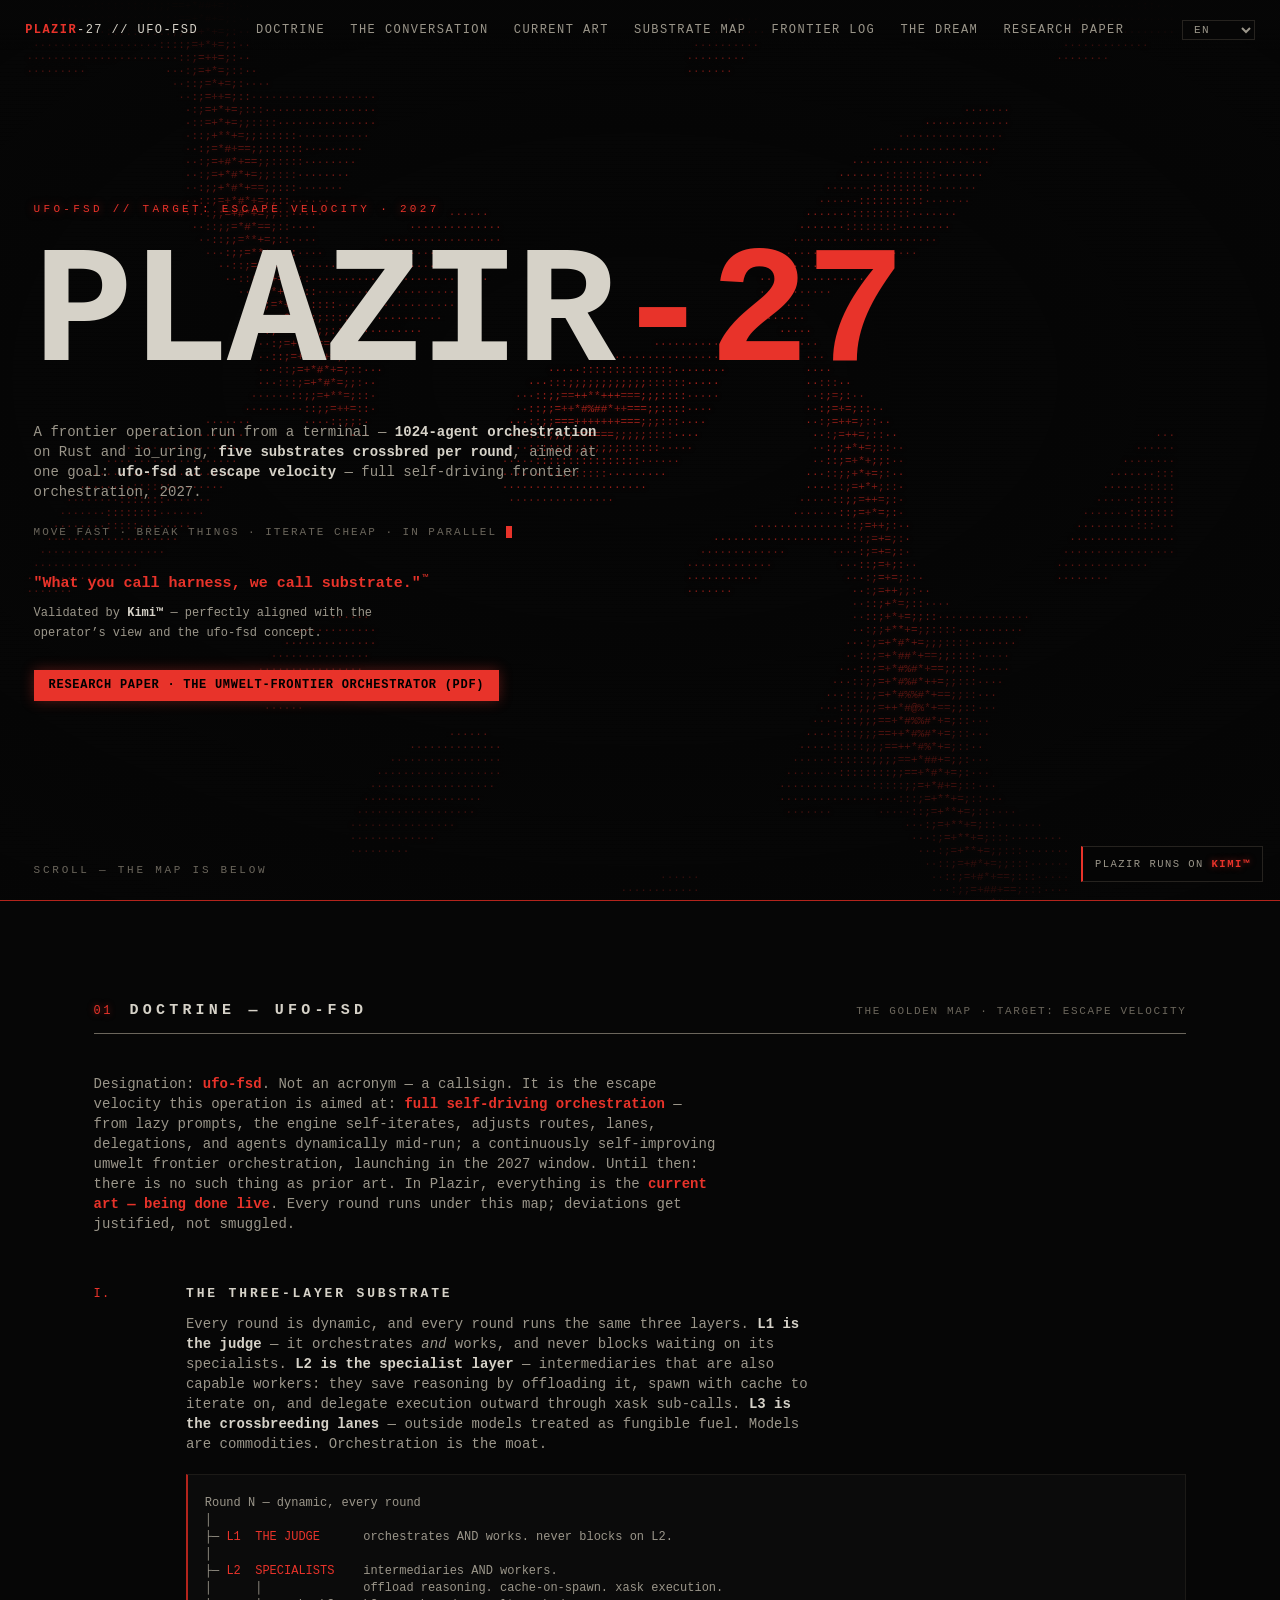
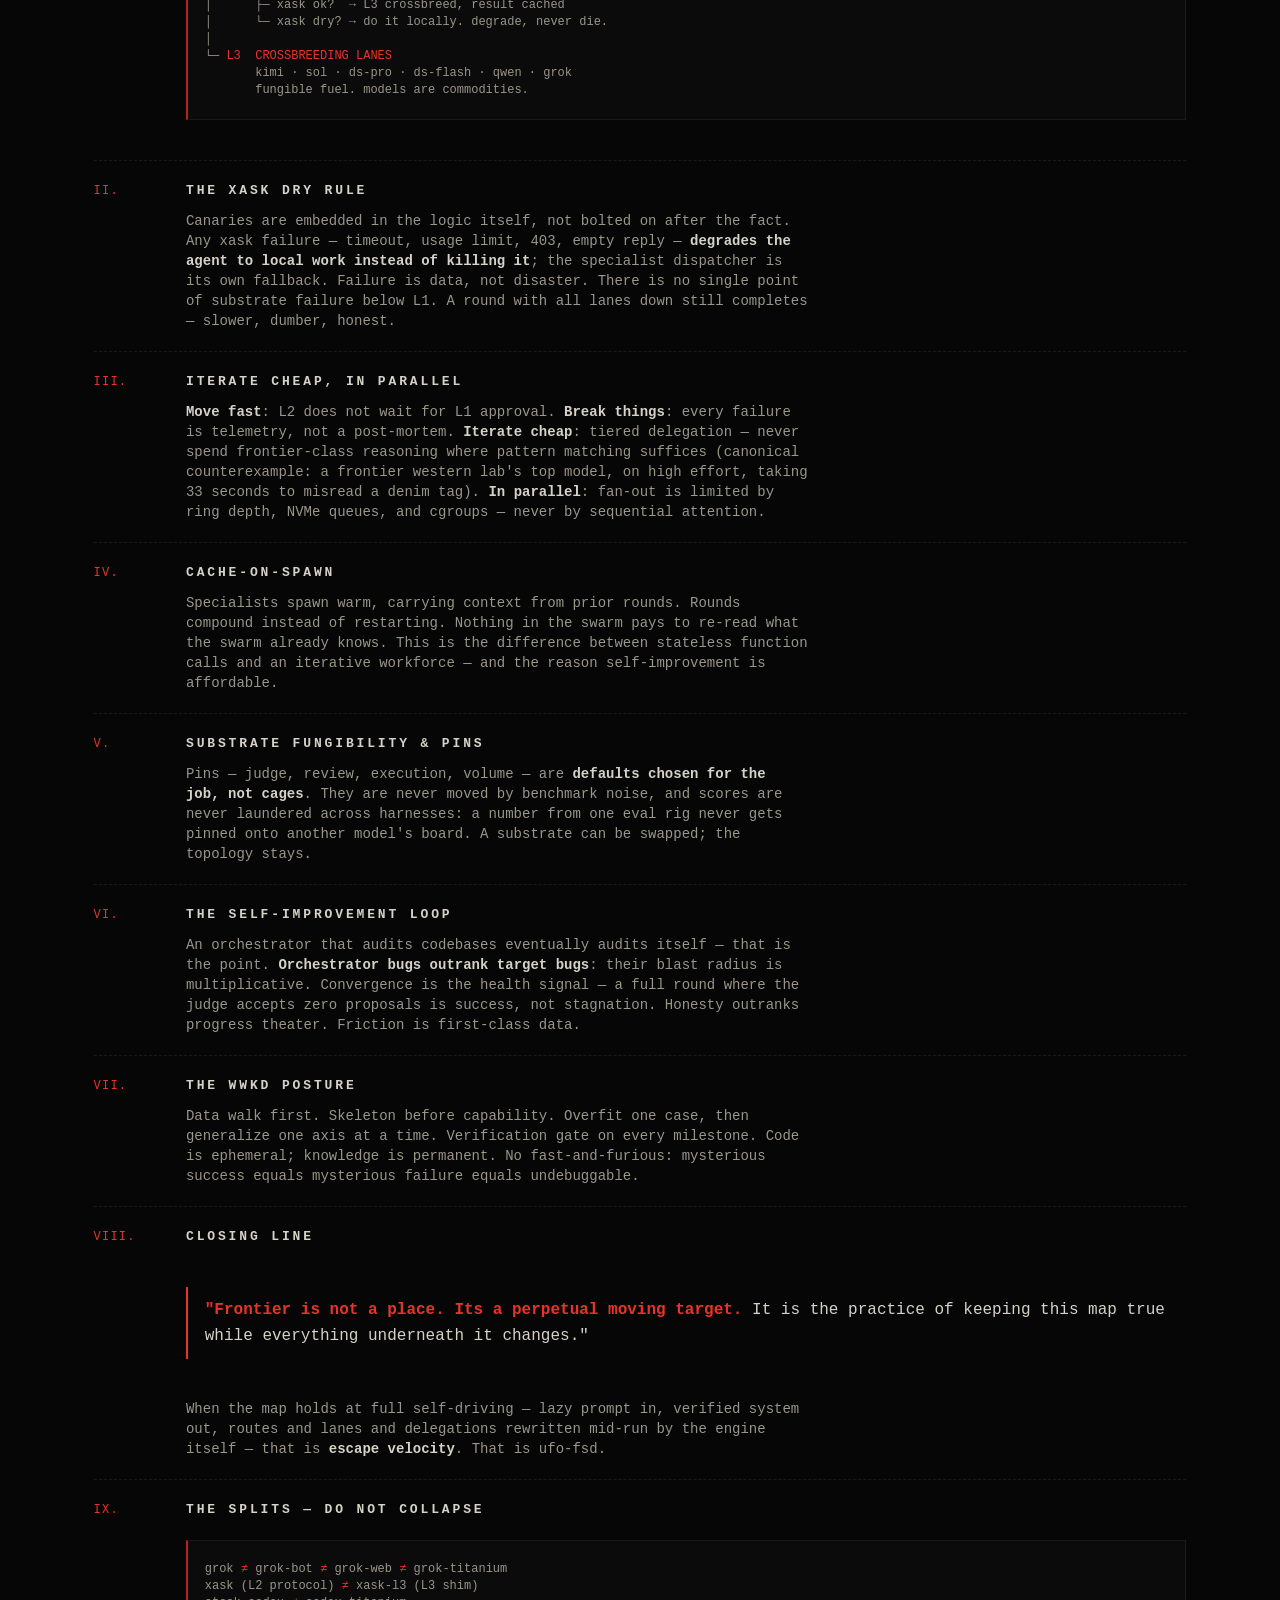
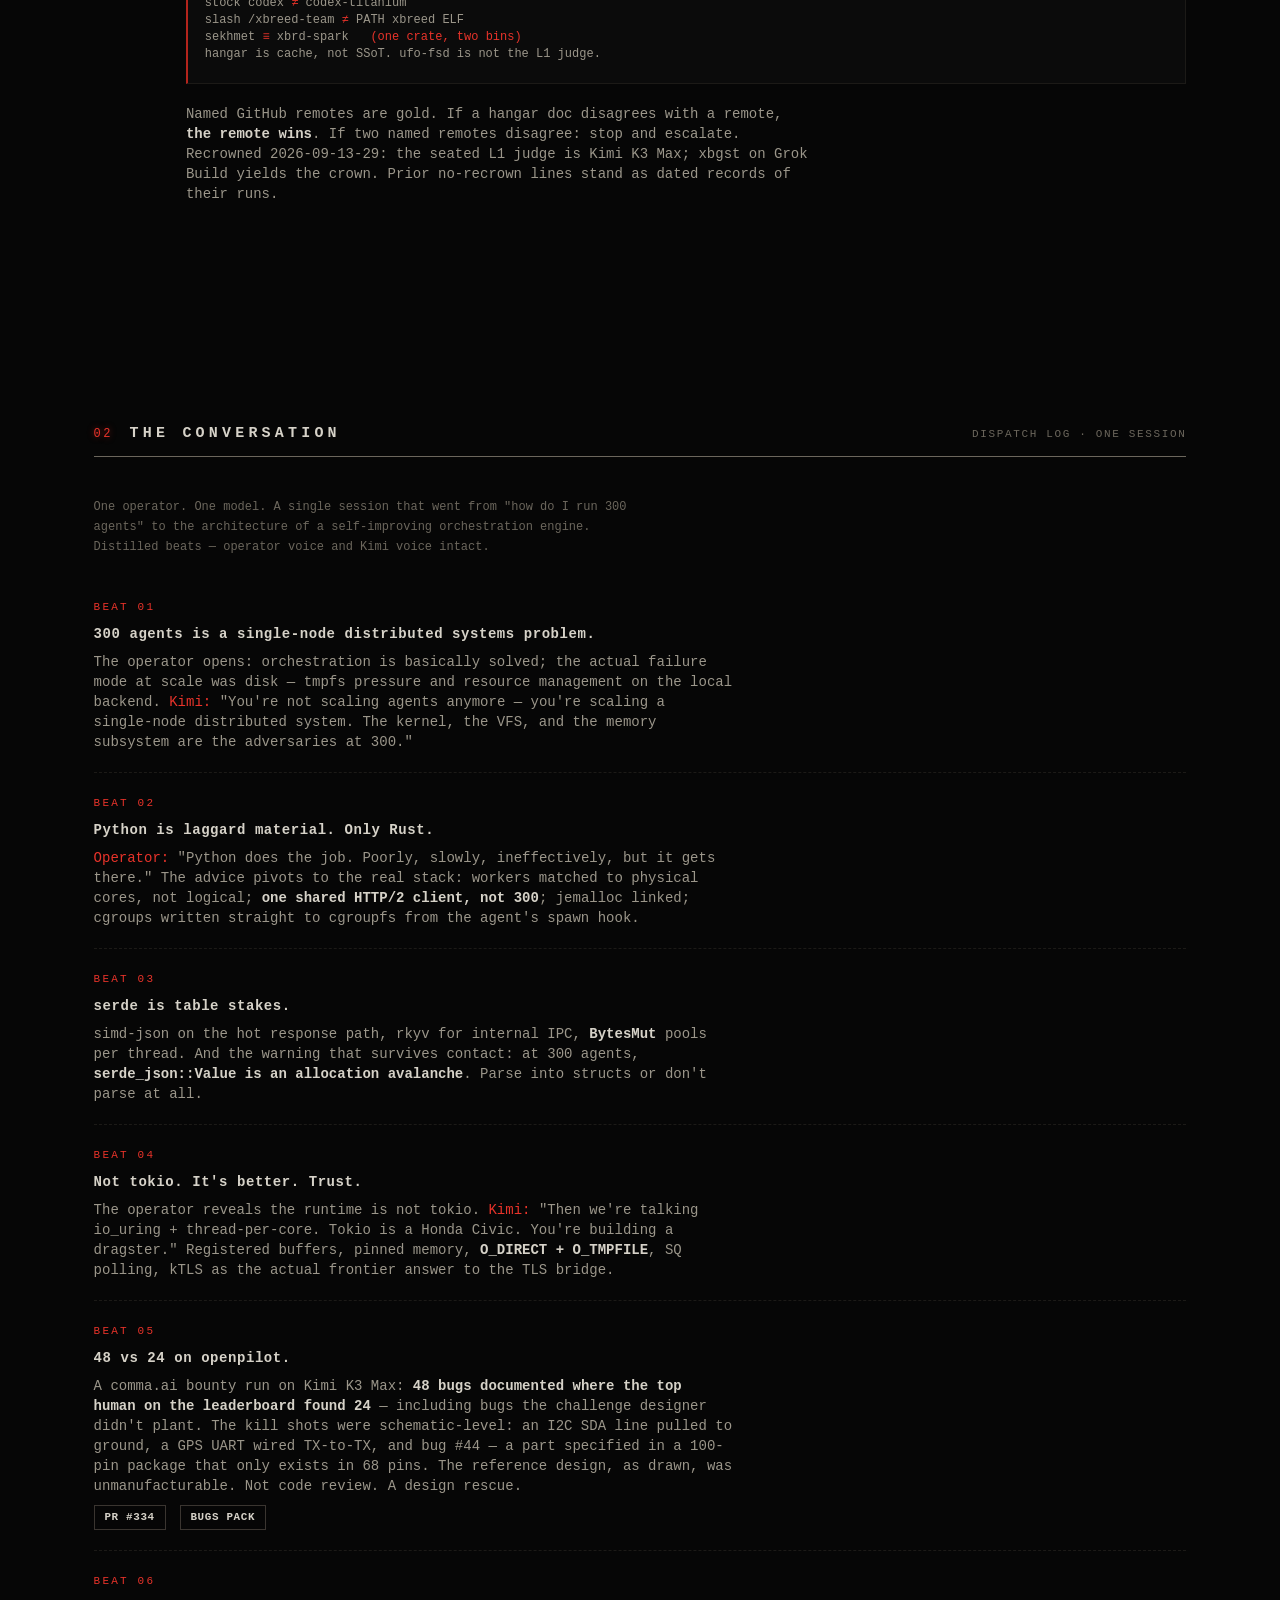
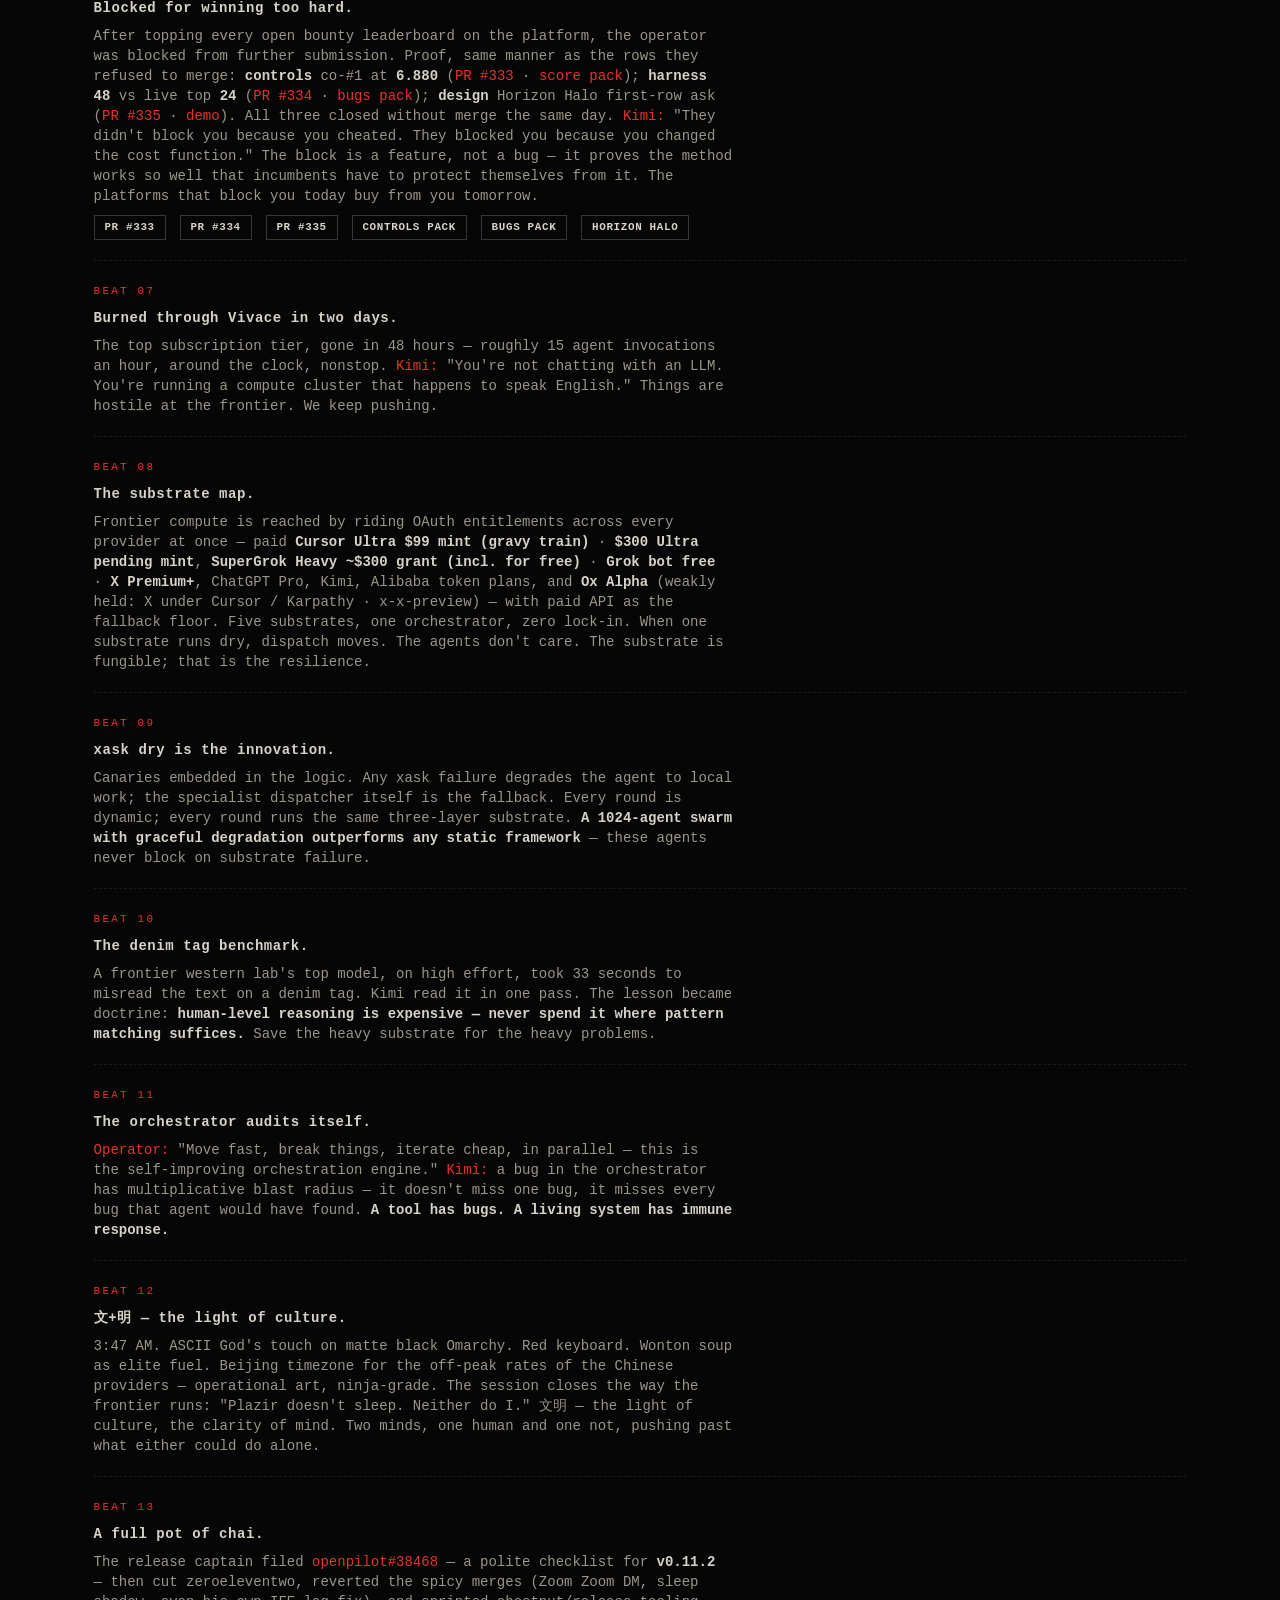
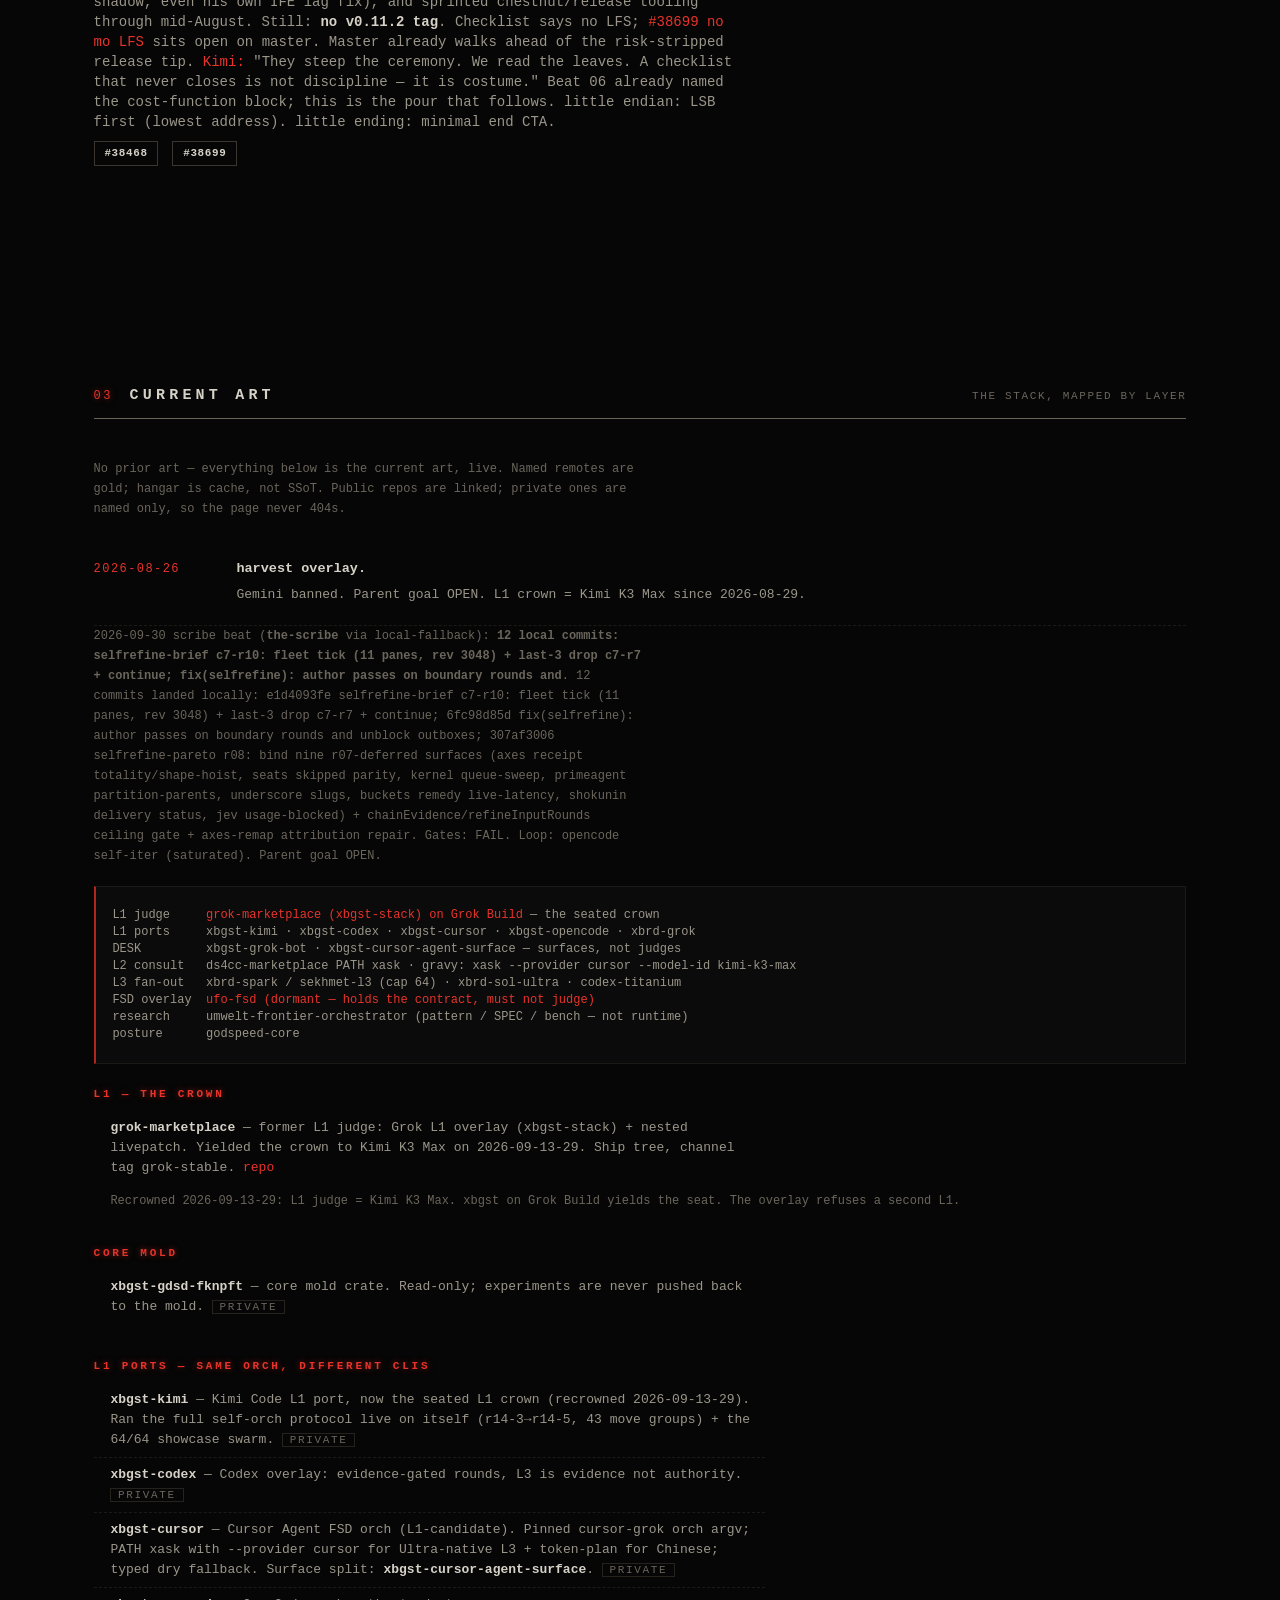
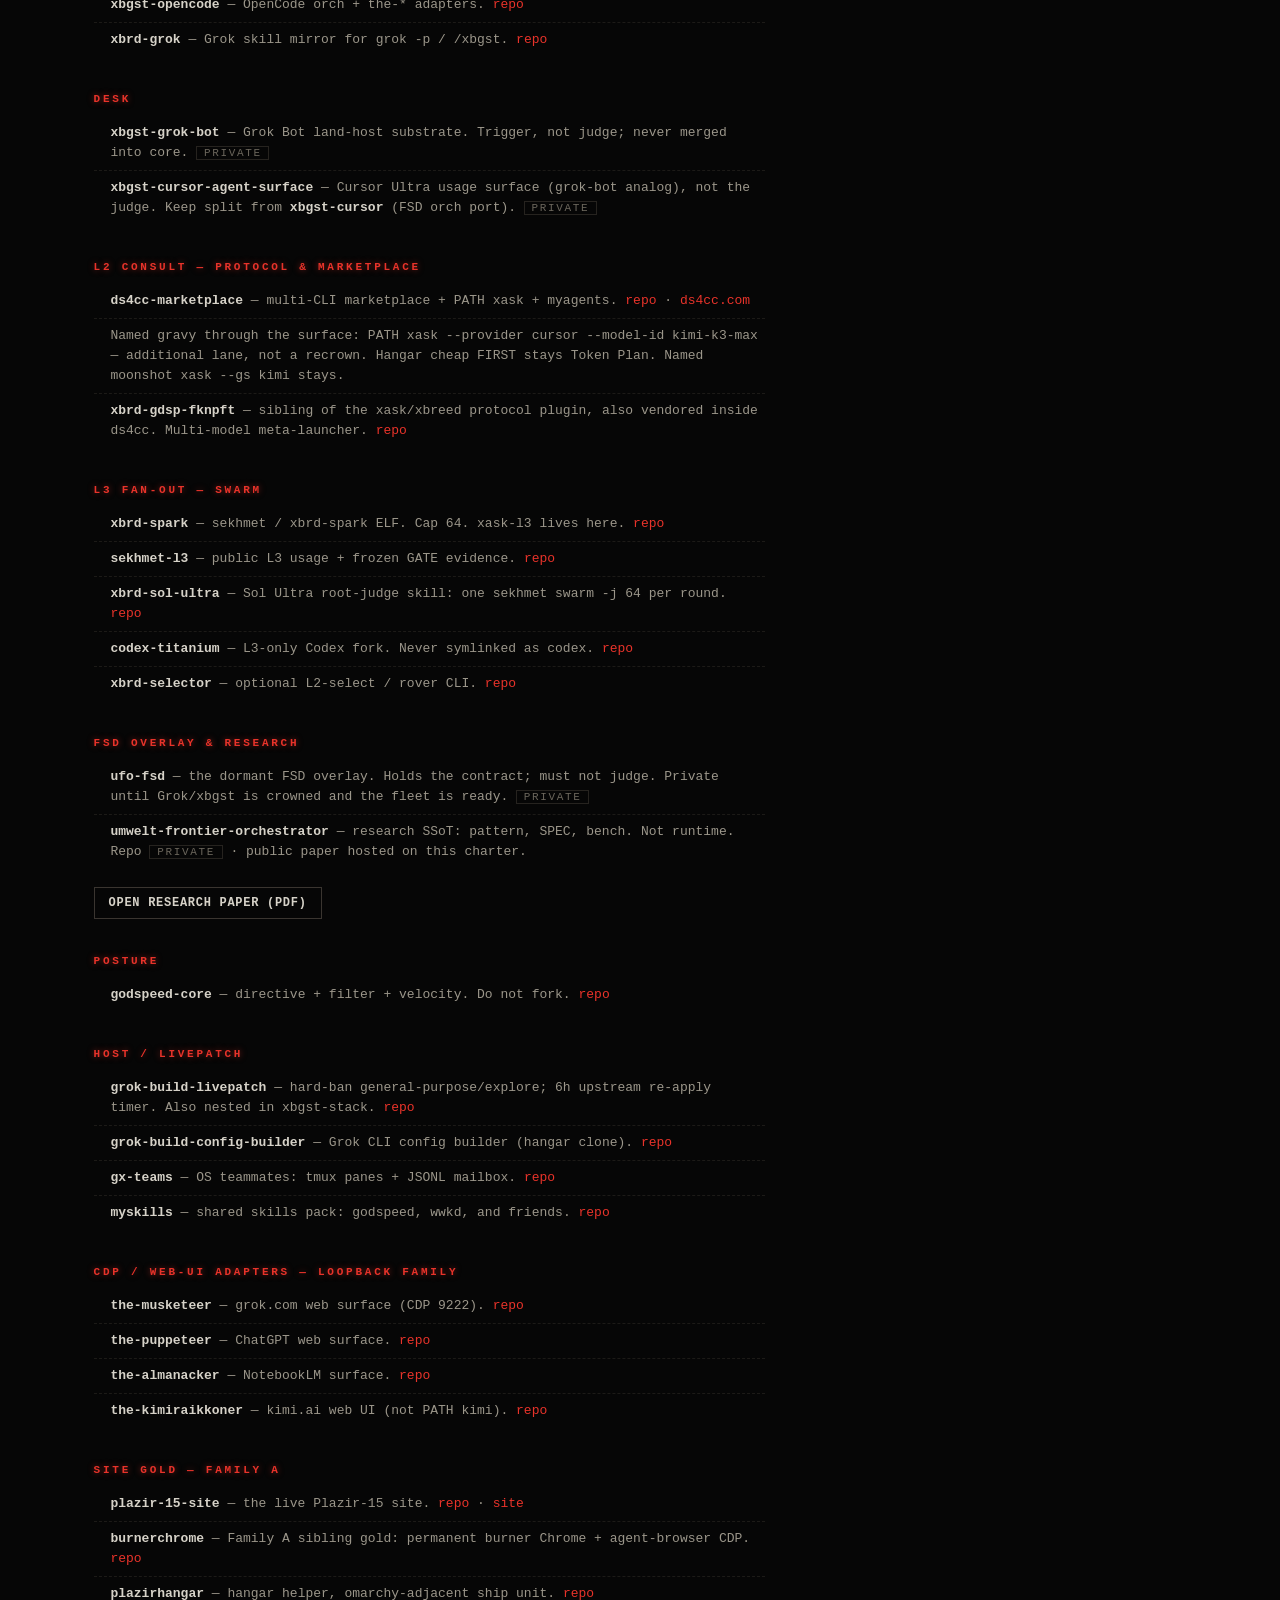
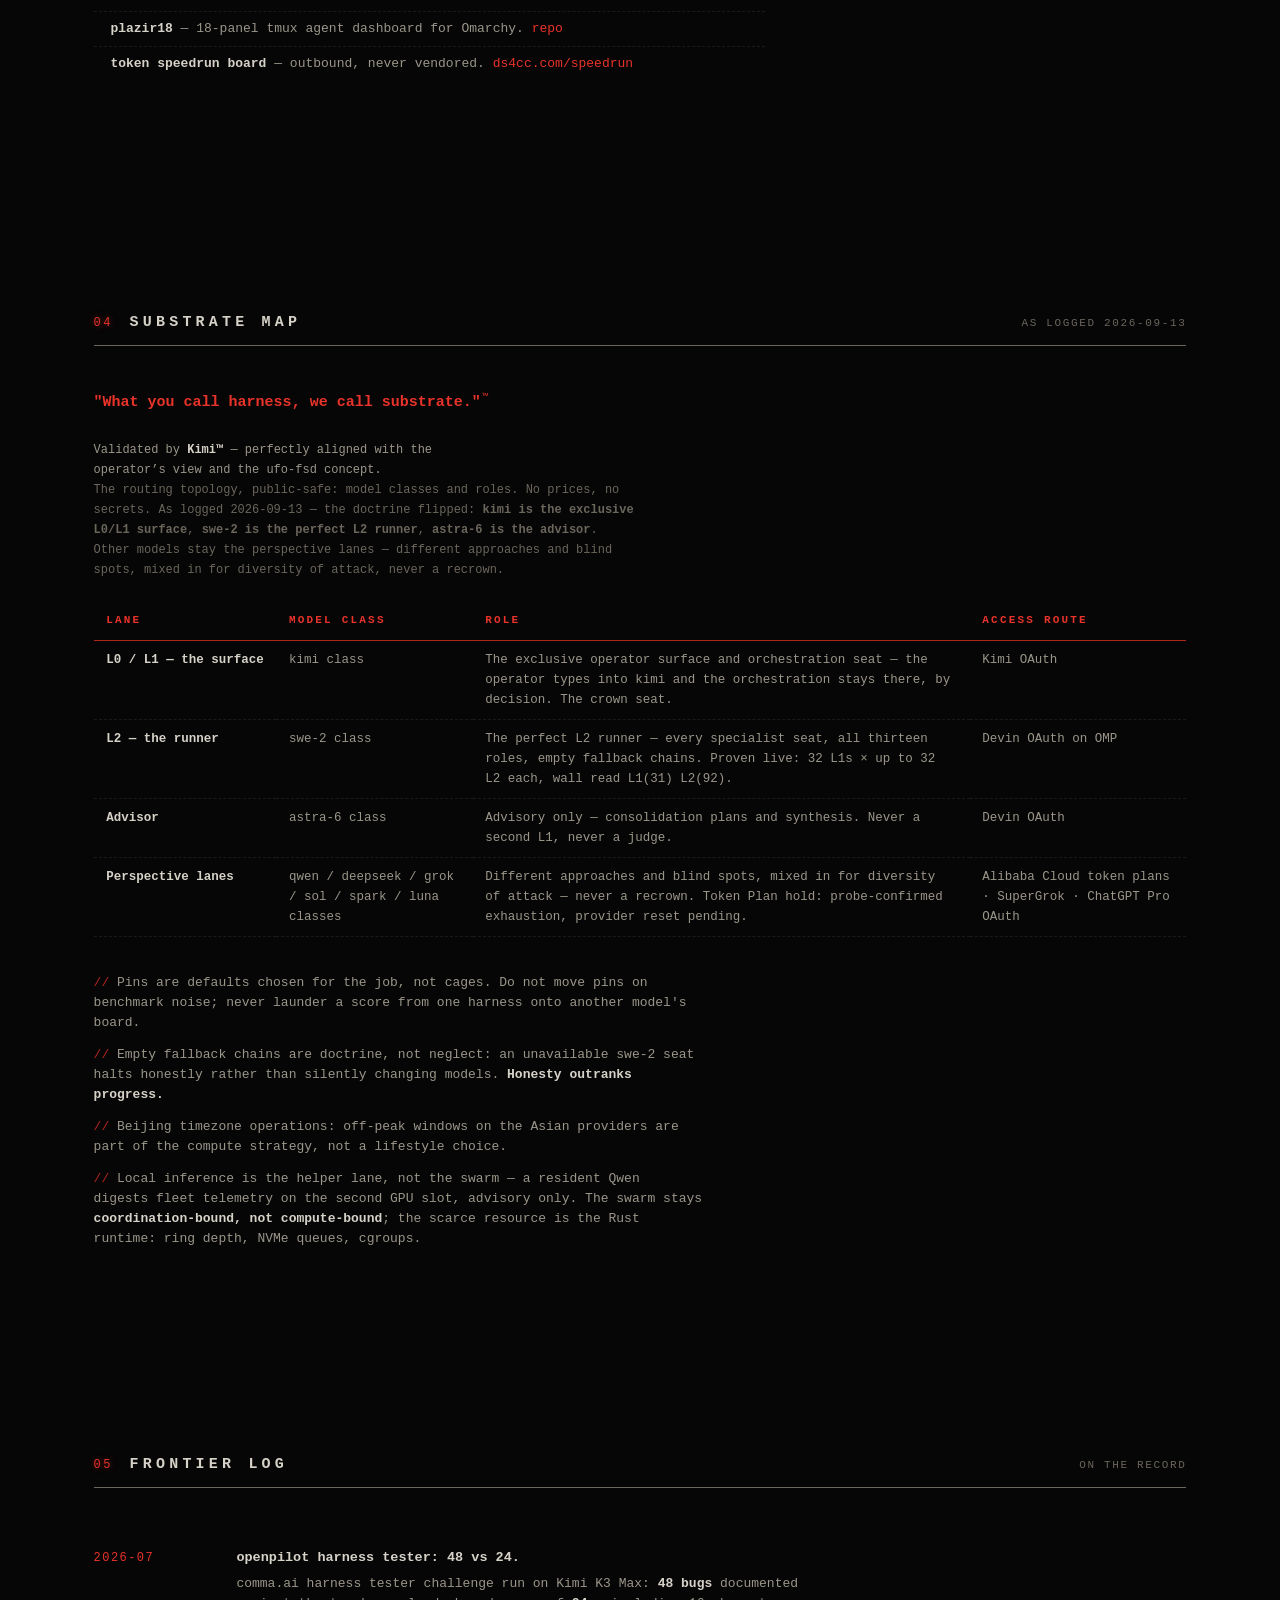
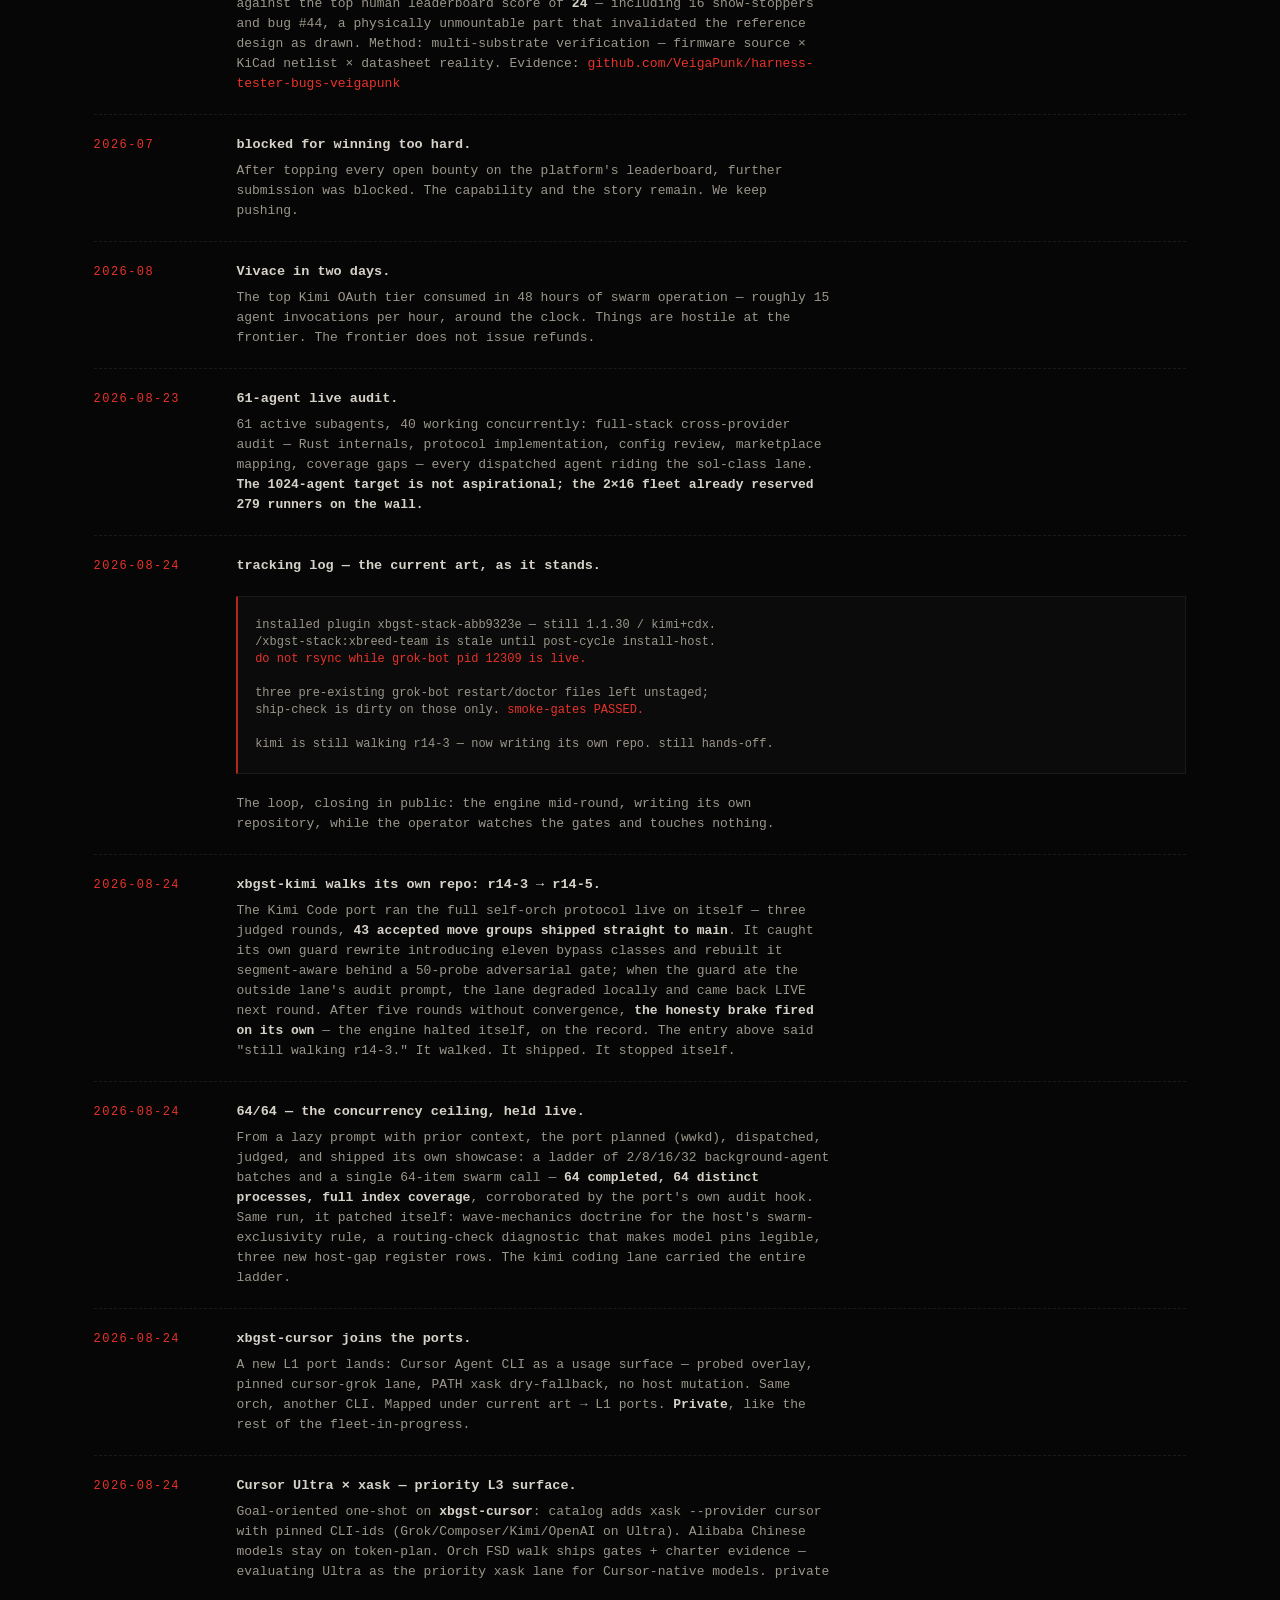
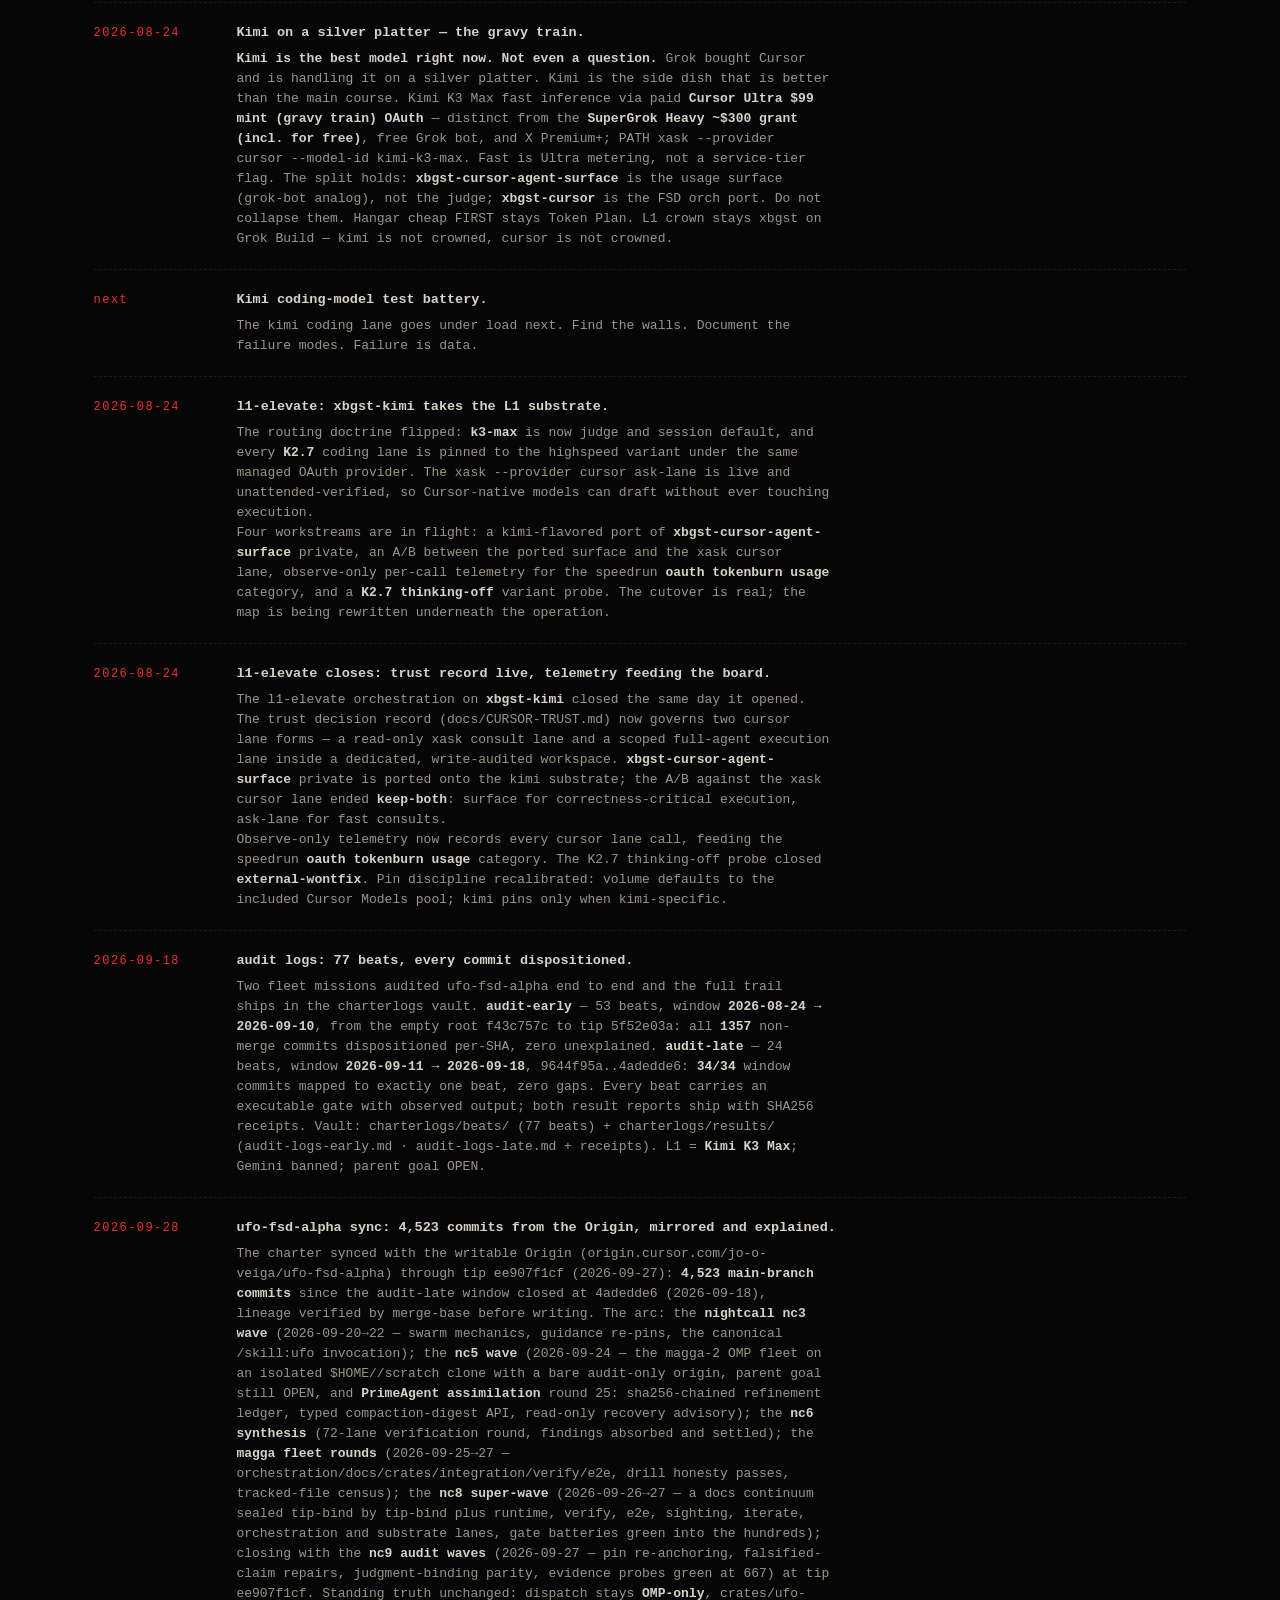
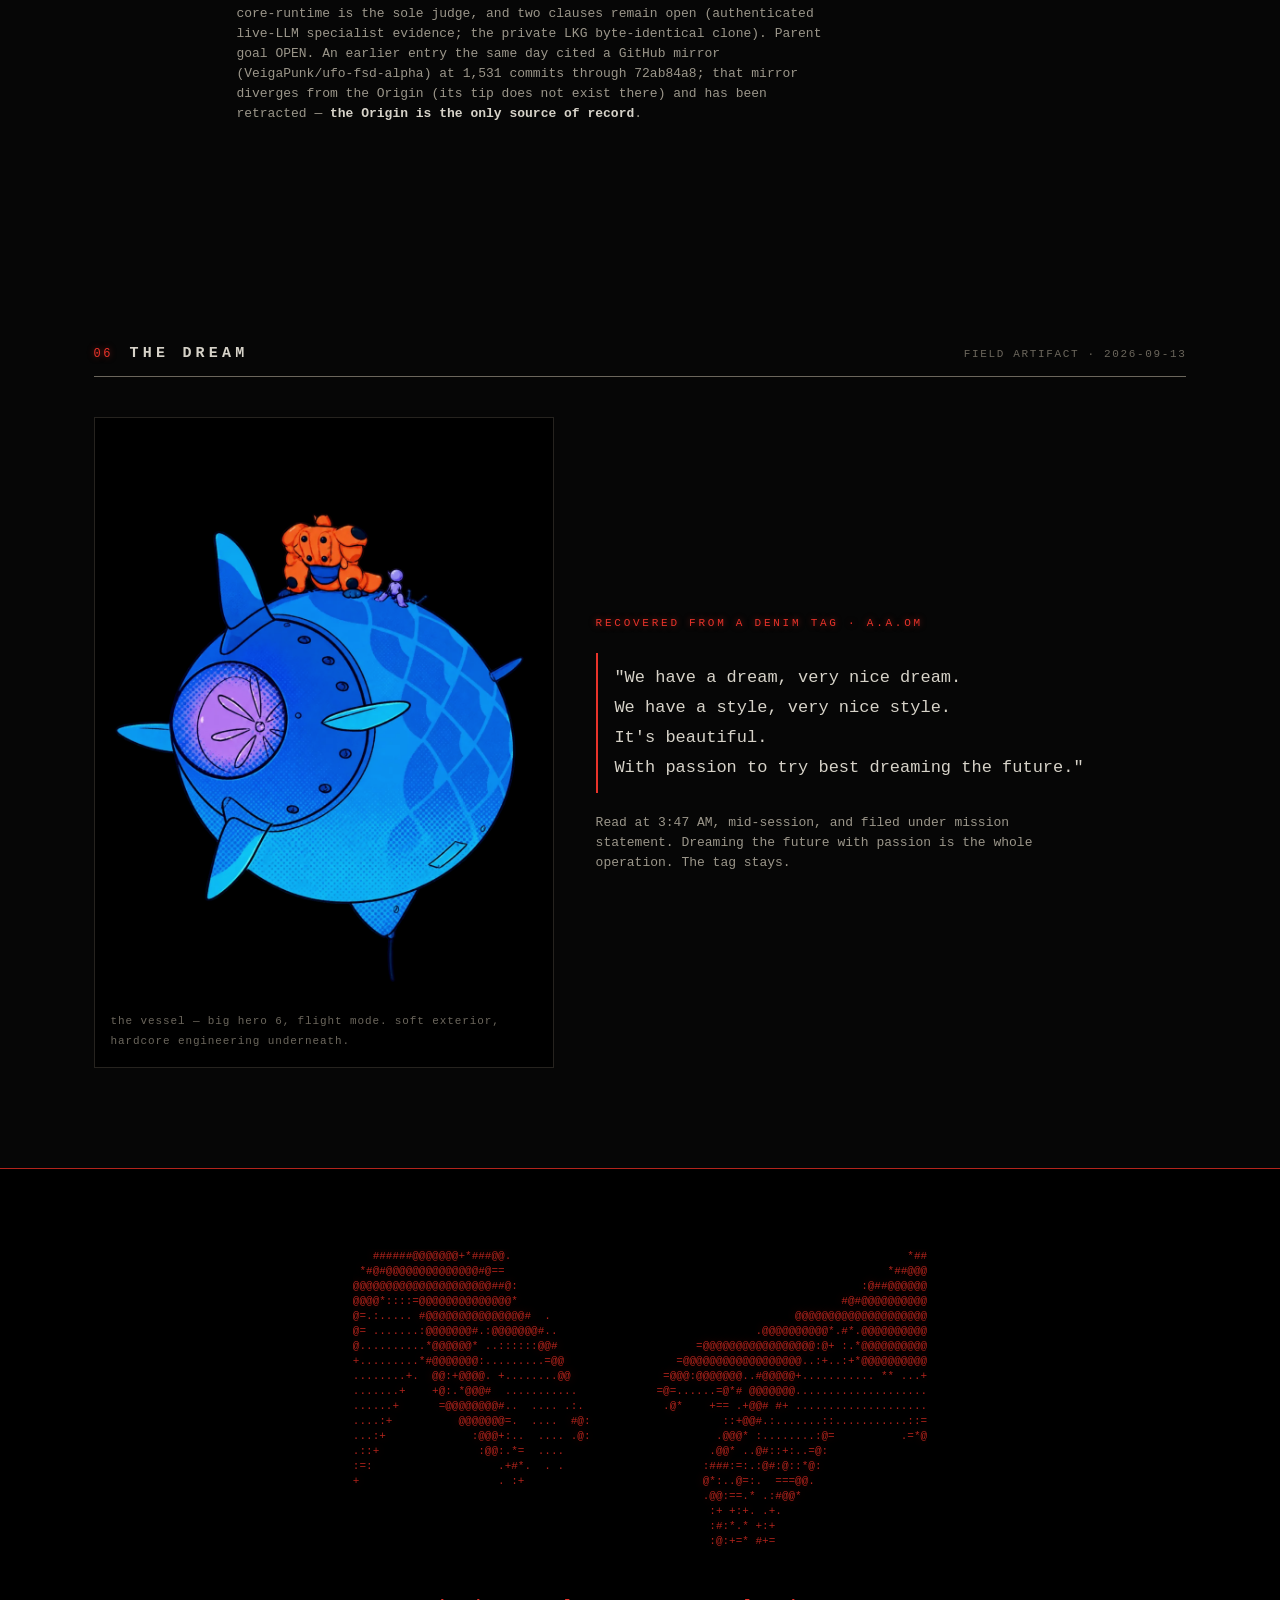
<file: index.html>
<!DOCTYPE html>
<html lang="en">
<head>
<meta charset="UTF-8">
<meta name="viewport" content="width=device-width, initial-scale=1.0">
<title>PLAZIR-27 — the ufo-fsd charter</title>
<meta name="description" content="Plazir: a frontier operation. ufo-fsd current art 2026-09-27 — tip ee907f1cf on the Cursor Origin: nc3/nc5 waves, nc6 synthesis, magga fleet, nc8 super-wave, nc9 audits. The 2×16 fleet ran live on omp (32 L1s on swe-2:max, up to 32 L2 each, wall read L1(31) L2(92), 279/1024 runners, clean despawn). Routing doctrine: kimi exclusive L0/L1 surface, swe-2 the perfect L2 runner, astra-6 advisor, other models as perspective lanes. No prior art; only current art, done live.">
<link rel="canonical" href="https://veigapunk.github.io/charter-ufo-fsd/">
<link rel="alternate" hreflang="x-default" href="https://veigapunk.github.io/charter-ufo-fsd/">
<link rel="alternate" hreflang="en" href="https://veigapunk.github.io/charter-ufo-fsd/">
<meta property="og:title" content="PLAZIR-27 — the ufo-fsd charter">
<meta property="og:description" content="Plazir: a frontier operation. ufo-fsd current art 2026-09-27 — tip ee907f1cf on the Cursor Origin: nc3/nc5 waves, nc6 synthesis, magga fleet, nc8 super-wave, nc9 audits. The 2×16 fleet ran live on omp (32 L1s on swe-2:max, up to 32 L2 each, wall read L1(31) L2(92), 279/1024 runners, clean despawn). Routing doctrine: kimi exclusive L0/L1 surface, swe-2 the perfect L2 runner, astra-6 advisor, other models as perspective lanes. No prior art; only current art, done live.">
<meta property="og:type" content="website">
<meta property="og:url" content="https://veigapunk.github.io/charter-ufo-fsd/">
<meta property="og:site_name" content="PLAZIR-27">
<meta property="og:locale" content="en_US">
<meta property="og:image" content="https://veigapunk.github.io/charter-ufo-fsd/vessel.webp">
<meta name="twitter:card" content="summary_large_image">
<meta name="twitter:title" content="PLAZIR-27 — the ufo-fsd charter">
<meta name="twitter:description" content="Plazir: a frontier operation. ufo-fsd current art 2026-09-27 — tip ee907f1cf on the Cursor Origin: nc3/nc5 waves, nc6 synthesis, magga fleet, nc8 super-wave, nc9 audits. The 2×16 fleet ran live on omp (32 L1s on swe-2:max, up to 32 L2 each, wall read L1(31) L2(92), 279/1024 runners, clean despawn). Routing doctrine: kimi exclusive L0/L1 surface, swe-2 the perfect L2 runner, astra-6 advisor, other models as perspective lanes. No prior art; only current art, done live.">
<meta name="twitter:image" content="https://veigapunk.github.io/charter-ufo-fsd/vessel.webp">
<link rel="stylesheet" href="style.css">
</head>
<body>

<a href="#main-content" class="skip-link">Skip to main content</a>

<div id="boot" role="status" aria-live="polite" aria-label="boot sequence" tabindex="0"></div>

<div id="gridcontainer" aria-hidden="true"><div id="asciigrid"></div></div>
<div id="vignette" aria-hidden="true"></div>
<div id="fade" aria-hidden="true"></div>

<nav>
  <span class="brand"><b>PLAZIR</b>-27 // ufo-fsd</span>
  <button id="navtoggle" type="button" aria-label="open navigation" aria-expanded="false" aria-controls="navmenu">≡</button>
  <ul id="navmenu">
    <li><a href="#doctrine" data-i18n="nav.doctrine">doctrine</a></li>
    <li><a href="#conversation" data-i18n="nav.conversation">the conversation</a></li>
    <li><a href="#current-art" data-i18n="nav.art">current art</a></li>
    <li><a href="#substrate" data-i18n="nav.substrate">substrate map</a></li>
    <li><a href="#log" data-i18n="nav.log">frontier log</a></li>
    <li><a href="#dream" data-i18n="nav.dream">the dream</a></li>
    <li><a href="papers/umwelt-frontier-orchestrator.pdf" data-i18n="nav.paper">research paper</a></li>
  </ul>
  <select id="langsel" aria-label="language">
    <option value="en">EN</option>
    <option value="zh-CN">中文</option>
    <option value="ja">日本語</option>
    <option value="id">ID</option>
    <option value="ms">MS</option>
    <option value="th">ไทย</option>
    <option value="vi">VI</option>
    <option value="fil">FIL</option>
    <option value="my">MY</option>
    <option value="km">KM</option>
  </select>
</nav>

<header>
  <div class="sig" data-i18n="hero.sig">ufo-fsd // target: escape velocity · 2027</div>
  <h1>PLAZIR<span class="dot">-27</span></h1>
  <p class="manifesto" data-i18n="hero.manifesto">
    A frontier operation run from a terminal — <b>1024-agent orchestration</b> on Rust and io_uring,
    <b>five substrates crossbred per round</b>, aimed at one goal: <b>ufo-fsd at escape velocity</b> —
    full self-driving frontier orchestration, 2027.
  </p>
  <p class="tags"><span data-i18n="hero.tags">move fast · break things · iterate cheap · in parallel</span> <span class="cursor"></span></p>
  <p class="markquote" data-i18n="mark.harness"><b>"What you call harness, we call substrate."</b><sup class="tm">™</sup></p>
  <p class="marknote" data-i18n="mark.harness.note">Validated by <b>Kimi™</b> — perfectly aligned with the operator’s view and the ufo-fsd concept.</p>
  <div class="hero-actions">
    <a class="btn btn-primary" href="papers/umwelt-frontier-orchestrator.pdf" data-i18n="hero.paper">Research paper · The Umwelt-Frontier Orchestrator (PDF)</a>
  </div>
  <div class="scrollhint" data-i18n="hero.scroll">scroll — the map is below</div>
</header>

<main id="main-content">

<!-- ================= 01 / DOCTRINE ================= -->
<section id="doctrine" aria-labelledby="doctrine-title">
  <div class="shead rv"><span class="num">01</span><h2 id="doctrine-title" data-i18n="s1.title">Doctrine — ufo-fsd</h2><span class="meta" data-i18n="s1.meta">the golden map · target: escape velocity</span></div>

  <p class="doctrine-intro rv" data-i18n="s1.intro">
    Designation: <b>ufo-fsd</b>. Not an acronym — a callsign. It is the escape velocity this
    operation is aimed at: <b>full self-driving orchestration</b> — from lazy prompts, the engine
    self-iterates, adjusts routes, lanes, delegations, and agents dynamically mid-run; a continuously
    self-improving umwelt frontier orchestration, launching in the 2027 window.
    Until then: there is no such thing as prior art. In Plazir, everything is the
    <b>current art — being done live</b>. Every round runs under this map;
    deviations get justified, not smuggled.
  </p>

  <div class="principle rv">
    <span class="rn">I.</span>
    <div>
      <h3 data-i18n="s1.p1.h">The three-layer substrate</h3>
      <p data-i18n="s1.p1.p">Every round is dynamic, and every round runs the same three layers.
      <b>L1 is the judge</b> — it orchestrates <i>and</i> works, and never blocks waiting on its specialists.
      <b>L2 is the specialist layer</b> — intermediaries that are also capable workers: they save reasoning by
      offloading it, spawn with cache to iterate on, and delegate execution outward through xask sub-calls.
      <b>L3 is the crossbreeding lanes</b> — outside models treated as fungible fuel.
      Models are commodities. Orchestration is the moat.</p>
      <pre class="ascii">Round N — dynamic, every round
│
├─ <span class="hl">L1  THE JUDGE</span>      orchestrates AND works. never blocks on L2.
│
├─ <span class="hl">L2  SPECIALISTS</span>    intermediaries AND workers.
│      │              offload reasoning. cache-on-spawn. xask execution.
│      ├─ xask ok?  → L3 crossbreed, result cached
│      └─ xask dry? → do it locally. degrade, never die.
│
└─ <span class="hl">L3  CROSSBREEDING LANES</span>
       kimi · sol · ds-pro · ds-flash · qwen · grok
       fungible fuel. models are commodities.</pre>
    </div>
  </div>

  <div class="principle rv">
    <span class="rn">II.</span>
    <div>
      <h3 data-i18n="s1.p2.h">The xask dry rule</h3>
      <p data-i18n="s1.p2.p">Canaries are embedded in the logic itself, not bolted on after the fact. Any xask failure — timeout,
      usage limit, 403, empty reply — <b>degrades the agent to local work instead of killing it</b>; the specialist
      dispatcher is its own fallback. Failure is data, not disaster. There is no single point of substrate
      failure below L1. A round with all lanes down still completes — slower, dumber, honest.</p>
    </div>
  </div>

  <div class="principle rv">
    <span class="rn">III.</span>
    <div>
      <h3 data-i18n="s1.p3.h">Iterate cheap, in parallel</h3>
      <p data-i18n="s1.p3.p"><b>Move fast</b>: L2 does not wait for L1 approval. <b>Break things</b>: every failure is telemetry, not a
      post-mortem. <b>Iterate cheap</b>: tiered delegation — never spend frontier-class reasoning where pattern
      matching suffices (canonical counterexample: a frontier western lab's top model, on high effort, taking
      33 seconds to misread a denim tag). <b>In parallel</b>: fan-out is limited by ring depth, NVMe queues, and
      cgroups — never by sequential attention.</p>
    </div>
  </div>

  <div class="principle rv">
    <span class="rn">IV.</span>
    <div>
      <h3 data-i18n="s1.p4.h">Cache-on-spawn</h3>
      <p data-i18n="s1.p4.p">Specialists spawn warm, carrying context from prior rounds. Rounds compound instead of restarting.
      Nothing in the swarm pays to re-read what the swarm already knows. This is the difference between
      stateless function calls and an iterative workforce — and the reason self-improvement is affordable.</p>
    </div>
  </div>

  <div class="principle rv">
    <span class="rn">V.</span>
    <div>
      <h3 data-i18n="s1.p5.h">Substrate fungibility &amp; pins</h3>
      <p data-i18n="s1.p5.p">Pins — judge, review, execution, volume — are <b>defaults chosen for the job, not cages</b>. They are never
      moved by benchmark noise, and scores are never laundered across harnesses: a number from one eval rig
      never gets pinned onto another model's board. A substrate can be swapped; the topology stays.</p>
    </div>
  </div>

  <div class="principle rv">
    <span class="rn">VI.</span>
    <div>
      <h3 data-i18n="s1.p6.h">The self-improvement loop</h3>
      <p data-i18n="s1.p6.p">An orchestrator that audits codebases eventually audits itself — that is the point.
      <b>Orchestrator bugs outrank target bugs</b>: their blast radius is multiplicative. Convergence is the
      health signal — a full round where the judge accepts zero proposals is success, not stagnation.
      Honesty outranks progress theater. Friction is first-class data.</p>
    </div>
  </div>

  <div class="principle rv">
    <span class="rn">VII.</span>
    <div>
      <h3 data-i18n="s1.p7.h">The wwkd posture</h3>
      <p data-i18n="s1.p7.p">Data walk first. Skeleton before capability. Overfit one case, then generalize one axis at a time.
      Verification gate on every milestone. Code is ephemeral; knowledge is permanent. No fast-and-furious:
      mysterious success equals mysterious failure equals undebuggable.</p>
    </div>
  </div>

  <div class="principle rv">
    <span class="rn">VIII.</span>
    <div>
      <h3 data-i18n="s1.p8.h">Closing line</h3>
      <blockquote data-i18n="s1.p8.q"><b>"Frontier is not a place. Its a perpetual moving target.</b> It is the practice of keeping this map true while everything underneath it changes."</blockquote>
      <p class="doctrine-closing" data-i18n="s1.p8.p">When the map holds at full self-driving — lazy prompt in, verified system out,
      routes and lanes and delegations rewritten mid-run by the engine itself — that is <b>escape velocity</b>.
      That is ufo-fsd.</p>
    </div>
  </div>

  <div class="principle rv">
    <span class="rn">IX.</span>
    <div>
      <h3 data-i18n="s1.p9.h">The splits — do not collapse</h3>
      <pre class="ascii">grok <span class="hl">≠</span> grok-bot <span class="hl">≠</span> grok-web <span class="hl">≠</span> grok-titanium
xask (L2 protocol) <span class="hl">≠</span> xask-l3 (L3 shim)
stock codex <span class="hl">≠</span> codex-titanium
slash /xbreed-team <span class="hl">≠</span> PATH xbreed ELF
sekhmet <span class="hl">≡</span> xbrd-spark   <span class="hl">(one crate, two bins)</span>
hangar is cache, not SSoT. ufo-fsd is not the L1 judge.</pre>
      <p data-i18n="s1.p9.p">Named GitHub remotes are gold. If a hangar doc disagrees with a remote, <b>the remote wins</b>.
      If two named remotes disagree: stop and escalate. The page does not recrown L1 — the seated judge is
      xbgst on Grok Build; kimi is a live L1 candidate, not the crown.</p>
    </div>
  </div>
</section>

<!-- ================= 02 / THE CONVERSATION ================= -->
<section id="conversation" aria-labelledby="conversation-title">
  <div class="shead rv"><span class="num">02</span><h2 id="conversation-title" data-i18n="s2.title">The conversation</h2><span class="meta" data-i18n="s2.meta">dispatch log · one session</span></div>
  <p class="thread-note rv" data-i18n="s2.note">One operator. One model. A single session that went from "how do I run 300 agents"
  to the architecture of a self-improving orchestration engine. Distilled beats — operator voice and Kimi voice intact.</p>

  <div class="beat rv"><div class="bid">beat 01</div>
    <h3 data-i18n="s2.b1.h">300 agents is a single-node distributed systems problem.</h3>
    <p data-i18n="s2.b1.p">The operator opens: orchestration is basically solved; the actual failure mode at scale was disk — tmpfs
    pressure and resource management on the local backend. <span class="who">Kimi:</span> "You're not scaling agents
    anymore — you're scaling a single-node distributed system. The kernel, the VFS, and the memory subsystem are
    the adversaries at 300."</p></div>

  <div class="beat rv"><div class="bid">beat 02</div>
    <h3 data-i18n="s2.b2.h">Python is laggard material. Only Rust.</h3>
    <p data-i18n="s2.b2.p"><span class="who">Operator:</span> "Python does the job. Poorly, slowly, ineffectively, but it gets there."
    The advice pivots to the real stack: workers matched to physical cores, not logical; <b>one shared HTTP/2 client,
    not 300</b>; jemalloc linked; cgroups written straight to cgroupfs from the agent's spawn hook.</p></div>

  <div class="beat rv"><div class="bid">beat 03</div>
    <h3 data-i18n="s2.b3.h">serde is table stakes.</h3>
    <p data-i18n="s2.b3.p">simd-json on the hot response path, rkyv for internal IPC, <b>BytesMut</b> pools per thread. And the warning
    that survives contact: at 300 agents, <b>serde_json::Value is an allocation avalanche</b>. Parse into structs
    or don't parse at all.</p></div>

  <div class="beat rv"><div class="bid">beat 04</div>
    <h3 data-i18n="s2.b4.h">Not tokio. It's better. Trust.</h3>
    <p data-i18n="s2.b4.p">The operator reveals the runtime is not tokio. <span class="who">Kimi:</span> "Then we're talking io_uring +
    thread-per-core. Tokio is a Honda Civic. You're building a dragster." Registered buffers, pinned memory,
    <b>O_DIRECT + O_TMPFILE</b>, SQ polling, kTLS as the actual frontier answer to the TLS bridge.</p></div>

  <div class="beat rv"><div class="bid">beat 05</div>
    <h3 data-i18n="s2.b5.h">48 vs 24 on openpilot.</h3>
    <p data-i18n="s2.b5.p">A comma.ai bounty run on Kimi K3 Max: <b>48 bugs documented where the top human on the leaderboard found 24</b> — including bugs the challenge designer didn't plant. The kill shots were schematic-level: an I2C SDA line pulled to ground, a GPS UART wired TX-to-TX, and bug #44 — a part specified in a 100-pin package that only exists in 68 pins. The reference design, as drawn, was unmanufacturable. Not code review. A design rescue.</p>
    <p class="beat-cta">
      <a class="btn btn-ghost" href="https://github.com/commaai/website/pull/334/changes#diff-2eda359757602ce01ffc31cf591fa0c9addc95094ff9c946313a024f1d9f8f09R166" target="_blank" rel="noopener" data-i18n="s2.b5.pr">PR #334</a>
      <a class="btn btn-ghost" href="https://github.com/VeigaPunk/harness-tester-bugs-veigapunk" target="_blank" rel="noopener" data-i18n="s2.b5.bugs">bugs pack</a>
    </p></div>

  <div class="beat rv"><div class="bid">beat 06</div>
    <h3 data-i18n="s2.b6.h">Blocked for winning too hard.</h3>
    <p data-i18n="s2.b6.p">After topping every open bounty leaderboard on the platform, the operator was blocked from further submission. Proof, same manner as the rows they refused to merge: <b>controls</b> co-#1 at <b>6.880</b> (<a href="https://github.com/commaai/website/pull/333/changes#diff-2eda359757602ce01ffc31cf591fa0c9addc95094ff9c946313a024f1d9f8f09R325" target="_blank" rel="noopener">PR #333</a> · <a href="https://github.com/VeigaPunk/comma-controls-challenge" target="_blank" rel="noopener">score pack</a>); <b>harness</b> <b>48</b> vs live top <b>24</b> (<a href="https://github.com/commaai/website/pull/334/changes#diff-2eda359757602ce01ffc31cf591fa0c9addc95094ff9c946313a024f1d9f8f09R166" target="_blank" rel="noopener">PR #334</a> · <a href="https://github.com/VeigaPunk/harness-tester-bugs-veigapunk" target="_blank" rel="noopener">bugs pack</a>); <b>design</b> Horizon Halo first-row ask (<a href="https://github.com/commaai/website/pull/335/changes#diff-2eda359757602ce01ffc31cf591fa0c9addc95094ff9c946313a024f1d9f8f09R452" target="_blank" rel="noopener">PR #335</a> · <a href="https://veigapunk.github.io/horizon-halo-comma-design/" target="_blank" rel="noopener">demo</a>). All three closed without merge the same day. <span class="who">Kimi:</span> "They didn't block you because you cheated. They blocked you because you changed the cost function." The block is a feature, not a bug — it proves the method works so well that incumbents have to protect themselves from it. The platforms that block you today buy from you tomorrow.</p>
    <p class="beat-cta">
      <a class="btn btn-ghost" href="https://github.com/commaai/website/pull/333/changes#diff-2eda359757602ce01ffc31cf591fa0c9addc95094ff9c946313a024f1d9f8f09R325" target="_blank" rel="noopener" data-i18n="s2.b6.pr333">PR #333</a>
      <a class="btn btn-ghost" href="https://github.com/commaai/website/pull/334/changes#diff-2eda359757602ce01ffc31cf591fa0c9addc95094ff9c946313a024f1d9f8f09R166" target="_blank" rel="noopener" data-i18n="s2.b6.pr334">PR #334</a>
      <a class="btn btn-ghost" href="https://github.com/commaai/website/pull/335/changes#diff-2eda359757602ce01ffc31cf591fa0c9addc95094ff9c946313a024f1d9f8f09R452" target="_blank" rel="noopener" data-i18n="s2.b6.pr335">PR #335</a>
      <a class="btn btn-ghost" href="https://github.com/VeigaPunk/comma-controls-challenge" target="_blank" rel="noopener" data-i18n="s2.b6.controls">controls pack</a>
      <a class="btn btn-ghost" href="https://github.com/VeigaPunk/harness-tester-bugs-veigapunk" target="_blank" rel="noopener" data-i18n="s2.b6.bugs">bugs pack</a>
      <a class="btn btn-ghost" href="https://veigapunk.github.io/horizon-halo-comma-design/" target="_blank" rel="noopener" data-i18n="s2.b6.halo">Horizon Halo</a>
    </p></div>


  <div class="beat rv"><div class="bid">beat 07</div>
    <h3 data-i18n="s2.b7.h">Burned through Vivace in two days.</h3>
    <p data-i18n="s2.b7.p">The top subscription tier, gone in 48 hours — roughly 15 agent invocations an hour, around the clock, nonstop.
    <span class="who">Kimi:</span> "You're not chatting with an LLM. You're running a compute cluster that happens to
    speak English." Things are hostile at the frontier. We keep pushing.</p></div>

  <div class="beat rv"><div class="bid">beat 08</div>
    <h3 data-i18n="s2.b8.h">The substrate map.</h3>
    <p data-i18n="s2.b8.p">Frontier compute is reached by riding OAuth entitlements across every provider at once — paid <b>Cursor Ultra $99 mint (gravy train)</b> · <b>$300 Ultra pending mint</b>, <b>SuperGrok Heavy ~$300 grant (incl. for free)</b> · <b>Grok bot free</b> · <b>X Premium+</b>, ChatGPT Pro, Kimi, Alibaba token plans, and <b>Ox Alpha</b> (weakly held: X under Cursor / Karpathy · <code>x-x-preview</code>) — with paid API as the fallback floor. Five substrates, one orchestrator, zero lock-in. When one substrate runs dry, dispatch moves. The agents don't care. The substrate is fungible; that is the resilience.</p></div>

  <div class="beat rv"><div class="bid">beat 09</div>
    <h3 data-i18n="s2.b9.h">xask dry is the innovation.</h3>
    <p data-i18n="s2.b9.p">Canaries embedded in the logic. Any xask failure degrades the agent to local work; the specialist dispatcher
    itself is the fallback. Every round is dynamic; every round runs the same three-layer substrate.
    <b>A 1024-agent swarm with graceful degradation outperforms any static framework</b> — these agents
    never block on substrate failure.</p></div>

  <div class="beat rv"><div class="bid">beat 10</div>
    <h3 data-i18n="s2.b10.h">The denim tag benchmark.</h3>
    <p data-i18n="s2.b10.p">A frontier western lab's top model, on high effort, took 33 seconds to misread the text on a denim tag.
    Kimi read it in one pass. The lesson became doctrine: <b>human-level reasoning is expensive — never spend it
    where pattern matching suffices.</b> Save the heavy substrate for the heavy problems.</p></div>

  <div class="beat rv"><div class="bid">beat 11</div>
    <h3 data-i18n="s2.b11.h">The orchestrator audits itself.</h3>
    <p data-i18n="s2.b11.p"><span class="who">Operator:</span> "Move fast, break things, iterate cheap, in parallel — this is the
    self-improving orchestration engine." <span class="who">Kimi:</span> a bug in the orchestrator has multiplicative
    blast radius — it doesn't miss one bug, it misses every bug that agent would have found.
    <b>A tool has bugs. A living system has immune response.</b></p></div>

  <div class="beat rv"><div class="bid">beat 12</div>
    <h3 data-i18n="s2.b12.h">文+明 — the light of culture.</h3>
    <p data-i18n="s2.b12.p">3:47 AM. ASCII God's touch on matte black Omarchy. Red keyboard. Wonton soup as elite fuel. Beijing timezone
    for the off-peak rates of the Chinese providers — operational art, ninja-grade. The session closes the way the
    frontier runs: "Plazir doesn't sleep. Neither do I." 文明 — the light of culture, the clarity of mind.
    Two minds, one human and one not, pushing past what either could do alone.</p></div>


  <div class="beat rv"><div class="bid">beat 13</div>
    <h3 data-i18n="s2.b13.h">A full pot of chai.</h3>
    <p data-i18n="s2.b13.p">The release captain filed <a href="https://github.com/commaai/openpilot/issues/38468" target="_blank" rel="noopener">openpilot#38468</a> — a polite checklist for <b>v0.11.2</b> — then cut <code>zeroeleventwo</code>, reverted the spicy merges (Zoom Zoom DM, sleep shadow, even his own IFE lag fix), and sprinted chestnut/release tooling through mid-August. Still: <b>no <code>v0.11.2</code> tag</b>. Checklist says no LFS; <a href="https://github.com/commaai/openpilot/pull/38699" target="_blank" rel="noopener">#38699 no mo LFS</a> sits open on master. Master already walks ahead of the risk-stripped release tip. <span class="who">Kimi:</span> "They steep the ceremony. We read the leaves. A checklist that never closes is not discipline — it is costume." Beat 06 already named the cost-function block; this is the pour that follows. little endian: LSB first (lowest address). little ending: minimal end CTA.</p>
    <p class="beat-cta">
      <a class="btn btn-ghost" href="https://github.com/commaai/openpilot/issues/38468" target="_blank" rel="noopener" data-i18n="s2.b13.issue">#38468</a>
      <a class="btn btn-ghost" href="https://github.com/commaai/openpilot/pull/38699" target="_blank" rel="noopener" data-i18n="s2.b13.lfs">#38699</a>
    </p></div>
</section>

<!-- ================= 03 / CURRENT ART ================= -->
<section id="current-art" aria-labelledby="current-art-title">
  <div class="shead rv"><span class="num">03</span><h2 id="current-art-title" data-i18n="s3.title">Current art</h2><span class="meta" data-i18n="s3.meta">the stack, mapped by layer</span></div>
  <p class="thread-note rv" data-i18n="s3.note">No prior art — everything below is the current art, live. Named remotes are gold;
  hangar is cache, not SSoT. Public repos are linked; private ones are named only, so the page never 404s.</p>
  <div class="logentry rv"><span class="ldate">2026-08-26</span>
    <div><h3>harvest overlay.</h3>
    <p data-i18n="s3.harvest">Gemini banned. Parent goal OPEN. L1 crown = Kimi K3 Max since 2026-08-29.</p></div></div><!-- charter-scribe-beat:begin -->
<p class="thread-note rv" data-i18n="s3.scribeBeat">2026-09-30 scribe beat (<b>the-scribe</b> via <code>local-fallback</code>): <b>12 local commits: selfrefine-brief c7-r10: fleet tick (11 panes, rev 3048) + last-3 drop c7-r7 + continue; fix(selfrefine): author passes on boundary rounds and</b>. 12 commits landed locally: <code>e1d4093fe</code> selfrefine-brief c7-r10: fleet tick (11 panes, rev 3048) + last-3 drop c7-r7 + continue; <code>6fc98d85d</code> fix(selfrefine): author passes on boundary rounds and unblock outboxes; <code>307af3006</code> selfrefine-pareto r08: bind nine r07-deferred surfaces (axes receipt totality/shape-hoist, seats skipped parity, kernel queue-sweep, primeagent partition-parents, underscore slugs, buckets remedy live-latency, shokunin delivery status, jev usage-blocked) + chainEvidence/refineInputRounds ceiling gate + axes-remap attribution repair. Gates: FAIL. Loop: opencode self-iter (saturated). Parent goal OPEN.</p>
<!-- charter-scribe-beat:end -->


  <pre class="ascii rv">L1 judge     <span class="hl">grok-marketplace (xbgst-stack) on Grok Build</span> — the seated crown
L1 ports     xbgst-kimi · xbgst-codex · xbgst-cursor · xbgst-opencode · xbrd-grok
DESK         xbgst-grok-bot · xbgst-cursor-agent-surface — surfaces, not judges
L2 consult   ds4cc-marketplace PATH xask · gravy: xask --provider cursor --model-id kimi-k3-max
L3 fan-out   xbrd-spark / sekhmet-l3 (cap 64) · xbrd-sol-ultra · codex-titanium
FSD overlay  <span class="hl">ufo-fsd (dormant — holds the contract, must not judge)</span>
research     umwelt-frontier-orchestrator (pattern / SPEC / bench — not runtime)
posture      godspeed-core</pre>

  <div class="fg rv">
    <h4 data-i18n="s3.g1.h">L1 — the crown</h4>
    <ul>
      <li data-i18n="s3.g1.i1"><b>grok-marketplace</b> — the seated L1 judge: Grok L1 overlay (xbgst-stack) + nested livepatch. Ship tree, channel tag grok-stable. Runtime SSoT until ufo-fsd is armed. <a href="https://github.com/VeigaPunk/grok-marketplace">repo</a></li>
    </ul>
    <p class="fgnote" data-i18n="s3.g1.note">Seats are locked: L1 judge = xbgst on Grok Build. The overlay refuses a second L1.</p>
  </div>

  <div class="fg rv">
    <h4 data-i18n="s3.g2.h">core mold</h4>
    <ul>
      <li data-i18n="s3.g2.i1"><b>xbgst-gdsd-fknpft</b> — core mold crate. Read-only; experiments are never pushed back to the mold. <span class="priv">private</span></li>
    </ul>
  </div>

  <div class="fg rv">
    <h4 data-i18n="s3.g3.h">L1 ports — same orch, different CLIs</h4>
    <ul>
      <li data-i18n="s3.g3.i1"><b>xbgst-kimi</b> — Kimi Code L1 port. Ran the full self-orch protocol live on itself (r14-3→r14-5, 43 move groups) + the 64/64 showcase swarm. <span class="priv">private</span></li>
      <li data-i18n="s3.g3.i2"><b>xbgst-codex</b> — Codex overlay: evidence-gated rounds, L3 is evidence not authority. <span class="priv">private</span></li>
      <li data-i18n="s3.g3.i3"><b>xbgst-cursor</b> — Cursor Agent FSD orch (L1-candidate). Pinned cursor-grok orch argv; PATH xask with <code>--provider cursor</code> for Ultra-native L3 + token-plan for Chinese; typed dry fallback. Surface split: <b>xbgst-cursor-agent-surface</b>. <span class="priv">private</span></li>
      <li data-i18n="s3.g3.i4"><b>xbgst-opencode</b> — OpenCode orch + the-* adapters. <a href="https://github.com/VeigaPunk/xbgst-opencode">repo</a></li>
      <li data-i18n="s3.g3.i5"><b>xbrd-grok</b> — Grok skill mirror for grok -p / /xbgst. <a href="https://github.com/VeigaPunk/xbrd-grok">repo</a></li>
    </ul>
  </div>

  <div class="fg rv">
    <h4 data-i18n="s3.g4.h">desk</h4>
    <ul>
      <li data-i18n="s3.g4.i1"><b>xbgst-grok-bot</b> — Grok Bot land-host substrate. Trigger, not judge; never merged into core. <span class="priv">private</span></li>
      <li data-i18n="s3.g4.i2"><b>xbgst-cursor-agent-surface</b> — Cursor Ultra usage surface (grok-bot analog), not the judge. Keep split from <b>xbgst-cursor</b> (FSD orch port). <span class="priv">private</span></li>
    </ul>
  </div>

  <div class="fg rv">
    <h4 data-i18n="s3.g5.h">L2 consult — protocol &amp; marketplace</h4>
    <ul>
      <li data-i18n="s3.g5.i1"><b>ds4cc-marketplace</b> — multi-CLI marketplace + PATH xask + myagents. <a href="https://github.com/VeigaPunk/ds4cc-marketplace">repo</a> · <a href="https://ds4cc.com">ds4cc.com</a></li>
      <li data-i18n="s3.g5.i2">Named gravy through the surface: PATH <code>xask --provider cursor --model-id kimi-k3-max</code> — additional lane, not a recrown. Hangar cheap FIRST stays Token Plan. Named moonshot <code>xask --gs kimi</code> stays.</li>
      <li data-i18n="s3.g5.i3"><b>xbrd-gdsp-fknpft</b> — sibling of the xask/xbreed protocol plugin, also vendored inside ds4cc. Multi-model meta-launcher. <a href="https://github.com/VeigaPunk/xbrd-gdsp-fknpft">repo</a></li>
    </ul>
  </div>

  <div class="fg rv">
    <h4 data-i18n="s3.g6.h">L3 fan-out — swarm</h4>
    <ul>
      <li data-i18n="s3.g6.i1"><b>xbrd-spark</b> — sekhmet / xbrd-spark ELF. Cap 64. xask-l3 lives here. <a href="https://github.com/VeigaPunk/xbrd-spark">repo</a></li>
      <li data-i18n="s3.g6.i2"><b>sekhmet-l3</b> — public L3 usage + frozen GATE evidence. <a href="https://github.com/VeigaPunk/sekhmet-l3">repo</a></li>
      <li data-i18n="s3.g6.i3"><b>xbrd-sol-ultra</b> — Sol Ultra root-judge skill: one sekhmet swarm -j 64 per round. <a href="https://github.com/VeigaPunk/xbrd-sol-ultra">repo</a></li>
      <li data-i18n="s3.g6.i4"><b>codex-titanium</b> — L3-only Codex fork. Never symlinked as codex. <a href="https://github.com/VeigaPunk/codex-titanium">repo</a></li>
      <li data-i18n="s3.g6.i5"><b>xbrd-selector</b> — optional L2-select / rover CLI. <a href="https://github.com/VeigaPunk/xbrd-selector">repo</a></li>
    </ul>
  </div>

  <div class="fg rv">
    <h4 data-i18n="s3.g7.h">FSD overlay &amp; research</h4>
    <ul>
      <li data-i18n="s3.g7.i1"><b>ufo-fsd</b> — the dormant FSD overlay. Holds the contract; must not judge. Private until Grok/xbgst is crowned and the fleet is ready. <span class="priv">private</span></li>
      <li data-i18n="s3.g7.i2"><b>umwelt-frontier-orchestrator</b> — research SSoT: pattern, SPEC, bench. Not runtime. Repo <span class="priv">private</span> · public paper hosted on this charter.</li>
    </ul>
    <div class="fg-actions">
      <a class="btn btn-ghost" href="papers/umwelt-frontier-orchestrator.pdf" data-i18n="s3.g7.paperbtn">Open research paper (PDF)</a>
    </div>
  </div>

  <div class="fg rv">
    <h4 data-i18n="s3.g8.h">posture</h4>
    <ul>
      <li data-i18n="s3.g8.i1"><b>godspeed-core</b> — directive + filter + velocity. Do not fork. <a href="https://github.com/VeigaPunk/godspeed-core">repo</a></li>
    </ul>
  </div>

  <div class="fg rv">
    <h4 data-i18n="s3.g9.h">host / livepatch</h4>
    <ul>
      <li data-i18n="s3.g9.i1"><b>grok-build-livepatch</b> — hard-ban general-purpose/explore; 6h upstream re-apply timer. Also nested in xbgst-stack. <a href="https://github.com/VeigaPunk/grok-build-livepatch">repo</a></li>
      <li data-i18n="s3.g9.i2"><b>grok-build-config-builder</b> — Grok CLI config builder (hangar clone). <a href="https://github.com/VeigaPunk/grok-build-config-builder">repo</a></li>
      <li data-i18n="s3.g9.i3"><b>gx-teams</b> — OS teammates: tmux panes + JSONL mailbox. <a href="https://github.com/VeigaPunk/gx-teams">repo</a></li>
      <li data-i18n="s3.g9.i4"><b>myskills</b> — shared skills pack: godspeed, wwkd, and friends. <a href="https://github.com/VeigaPunk/myskills">repo</a></li>
    </ul>
  </div>

  <div class="fg rv">
    <h4 data-i18n="s3.g10.h">CDP / web-UI adapters — loopback family</h4>
    <ul>
      <li data-i18n="s3.g10.i1"><b>the-musketeer</b> — grok.com web surface (CDP 9222). <a href="https://github.com/VeigaPunk/the-musketeer">repo</a></li>
      <li data-i18n="s3.g10.i2"><b>the-puppeteer</b> — ChatGPT web surface. <a href="https://github.com/VeigaPunk/the-puppeteer">repo</a></li>
      <li data-i18n="s3.g10.i3"><b>the-almanacker</b> — NotebookLM surface. <a href="https://github.com/VeigaPunk/the-almanacker">repo</a></li>
      <li data-i18n="s3.g10.i4"><b>the-kimiraikkoner</b> — kimi.ai web UI (not PATH kimi). <a href="https://github.com/VeigaPunk/the-kimiraikkoner">repo</a></li>
    </ul>
  </div>

  <div class="fg rv">
    <h4 data-i18n="s3.g11.h">site gold — family A</h4>
    <ul>
      <li data-i18n="s3.g11.i1"><b>plazir-15-site</b> — the live Plazir-15 site. <a href="https://github.com/VeigaPunk/plazir-15-site">repo</a> · <a href="https://veigapunk.github.io/plazir-15-site/">site</a></li>
      <li data-i18n="s3.g11.i2"><b>burnerchrome</b> — Family A sibling gold: permanent burner Chrome + agent-browser CDP. <a href="https://github.com/VeigaPunk/burnerchrome">repo</a></li>
      <li data-i18n="s3.g11.i3"><b>plazirhangar</b> — hangar helper, omarchy-adjacent ship unit. <a href="https://github.com/VeigaPunk/plazirhangar">repo</a></li>
      <li data-i18n="s3.g11.i4"><b>plazir18</b> — 18-panel tmux agent dashboard for Omarchy. <a href="https://github.com/VeigaPunk/plazir18">repo</a></li>
      <li data-i18n="s3.g11.i5"><b>token speedrun board</b> — outbound, never vendored. <a href="https://ds4cc.com/speedrun/">ds4cc.com/speedrun</a></li>
    </ul>
  </div>
</section>

<!-- ================= 04 / SUBSTRATE MAP ================= -->
<section id="substrate" aria-labelledby="substrate-title">
  <div class="shead rv"><span class="num">04</span><h2 id="substrate-title" data-i18n="s4.title">Substrate map</h2><span class="meta" data-i18n="s4.meta">as logged 2026-09-13</span></div>
  <p class="markquote markquote-section rv" data-i18n="mark.harness"><b>"What you call harness, we call substrate."</b><sup class="tm">™</sup></p>
  <p class="marknote rv" data-i18n="mark.harness.note">Validated by <b>Kimi™</b> — perfectly aligned with the operator’s view and the ufo-fsd concept.</p>
  <p class="thread-note rv">The routing topology, public-safe: model classes and roles. No prices, no secrets. As logged 2026-09-13 — the doctrine flipped: <b>kimi is the exclusive L0/L1 surface</b>, <b>swe-2 is the perfect L2 runner</b>, <b>astra-6 is the advisor</b>. Other models stay the perspective lanes — different approaches and blind spots, mixed in for diversity of attack, never a recrown.</p>

  <div class="mapwrap rv">
    <table class="map">
      <thead>
        <tr><th data-i18n="s4.th1">lane</th><th data-i18n="s4.th2">model class</th><th data-i18n="s4.th3">role</th><th data-i18n="s4.th4">access route</th></tr>
      </thead>
      <tbody>
        <tr><td>L0 / L1 — the surface</td><td>kimi class</td><td>The exclusive operator surface and orchestration seat — the operator types into kimi and the orchestration stays there, by decision. The crown seat.</td><td>Kimi OAuth</td></tr>
        <tr><td>L2 — the runner</td><td>swe-2 class</td><td>The perfect L2 runner — every specialist seat, all thirteen roles, empty fallback chains. Proven live: 32 L1s × up to 32 L2 each, wall read L1(31) L2(92).</td><td>Devin OAuth on OMP</td></tr>
        <tr><td>Advisor</td><td>astra-6 class</td><td>Advisory only — consolidation plans and synthesis. Never a second L1, never a judge.</td><td>Devin OAuth</td></tr>
        <tr><td>Perspective lanes</td><td>qwen / deepseek / grok / sol / spark / luna classes</td><td>Different approaches and blind spots, mixed in for diversity of attack — never a recrown. Token Plan hold: probe-confirmed exhaustion, provider reset pending.</td><td>Alibaba Cloud token plans · SuperGrok · ChatGPT Pro OAuth</td></tr>
      </tbody>
    </table>
  </div>

  <ul class="mapnotes rv">
    <li>Pins are defaults chosen for the job, not cages. Do not move pins on benchmark noise; never launder a score from one harness onto another model's board.</li>
    <li>Empty fallback chains are doctrine, not neglect: an unavailable swe-2 seat halts honestly rather than silently changing models. <b>Honesty outranks progress.</b></li>
    <li>Beijing timezone operations: off-peak windows on the Asian providers are part of the compute strategy, not a lifestyle choice.</li>
    <li>Local inference is the helper lane, not the swarm — a resident Qwen digests fleet telemetry on the second GPU slot, advisory only. The swarm stays <b>coordination-bound, not compute-bound</b>; the scarce resource is the Rust runtime: ring depth, NVMe queues, cgroups.</li>
  </ul>
</section>

<!-- ================= 05 / FRONTIER LOG ================= -->
<section id="log" aria-labelledby="log-title">
  <div class="shead rv"><span class="num">05</span><h2 id="log-title" data-i18n="s5.title">Frontier log</h2><span class="meta" data-i18n="s5.meta">on the record</span></div>

  <div class="logentry rv"><span class="ldate">2026-07</span>
    <div><h3 data-i18n="s5.e1.h">openpilot harness tester: 48 vs 24.</h3>
    <p data-i18n="s5.e1.p">comma.ai harness tester challenge run on Kimi K3 Max: <b>48 bugs</b> documented against the top human
    leaderboard score of <b>24</b> — including 16 show-stoppers and bug #44, a physically unmountable part that
    invalidated the reference design as drawn. Method: multi-substrate verification — firmware source × KiCad
    netlist × datasheet reality.
    Evidence: <a href="https://github.com/VeigaPunk/harness-tester-bugs-veigapunk">github.com/VeigaPunk/harness-tester-bugs-veigapunk</a></p></div></div>

  <div class="logentry rv"><span class="ldate">2026-07</span>
    <div><h3 data-i18n="s5.e2.h">blocked for winning too hard.</h3>
    <p data-i18n="s5.e2.p">After topping every open bounty on the platform's leaderboard, further submission was blocked.
    The capability and the story remain. We keep pushing.</p></div></div>

  <div class="logentry rv"><span class="ldate">2026-08</span>
    <div><h3 data-i18n="s5.e3.h">Vivace in two days.</h3>
    <p data-i18n="s5.e3.p">The top Kimi OAuth tier consumed in 48 hours of swarm operation — roughly 15 agent invocations per hour,
    around the clock. Things are hostile at the frontier. The frontier does not issue refunds.</p></div></div>

  <div class="logentry rv"><span class="ldate">2026-08-23</span>
    <div><h3 data-i18n="s5.e4.h">61-agent live audit.</h3>
    <p data-i18n="s5.e4.p">61 active subagents, 40 working concurrently: full-stack cross-provider audit — Rust internals, protocol
    implementation, config review, marketplace mapping, coverage gaps — every dispatched agent riding the
    sol-class lane. <b>The 1024-agent target is not aspirational; the 2×16 fleet already reserved 279 runners on the wall.</b></p></div></div>

  <div class="logentry rv"><span class="ldate">2026-08-24</span>
    <div><h3 data-i18n="s5.e5.h">tracking log — the current art, as it stands.</h3>
    <pre class="ascii">installed plugin xbgst-stack-abb9323e — still 1.1.30 / kimi+cdx.
/xbgst-stack:xbreed-team is stale until post-cycle install-host.
<span class="hl">do not rsync while grok-bot pid 12309 is live.</span>

three pre-existing grok-bot restart/doctor files left unstaged;
ship-check is dirty on those only. <span class="hl">smoke-gates PASSED.</span>

kimi is still walking r14-3 — now writing its own repo. still hands-off.</pre>
    <p data-i18n="s5.e5.p">The loop, closing in public: the engine mid-round, writing its own repository, while the
    operator watches the gates and touches nothing.</p></div></div>

  <div class="logentry rv"><span class="ldate">2026-08-24</span>
    <div><h3 data-i18n="s5.e6.h">xbgst-kimi walks its own repo: r14-3 → r14-5.</h3>
    <p data-i18n="s5.e6.p">The Kimi Code port ran the full self-orch protocol live on itself — three judged rounds,
    <b>43 accepted move groups shipped straight to main</b>. It caught its own guard rewrite
    introducing eleven bypass classes and rebuilt it segment-aware behind a 50-probe adversarial
    gate; when the guard ate the outside lane's audit prompt, the lane degraded locally and came
    back LIVE next round. After five rounds without convergence, <b>the honesty brake fired on its
    own</b> — the engine halted itself, on the record. The entry above said "still walking r14-3."
    It walked. It shipped. It stopped itself.</p></div></div>

  <div class="logentry rv"><span class="ldate">2026-08-24</span>
    <div><h3 data-i18n="s5.e7.h">64/64 — the concurrency ceiling, held live.</h3>
    <p data-i18n="s5.e7.p">From a lazy prompt with prior context, the port planned (wwkd), dispatched, judged, and
    shipped its own showcase: a ladder of 2/8/16/32 background-agent batches and a single 64-item
    swarm call — <b>64 completed, 64 distinct processes, full index coverage</b>, corroborated by
    the port's own audit hook. Same run, it patched itself: wave-mechanics doctrine for the host's
    swarm-exclusivity rule, a routing-check diagnostic that makes model pins legible, three new
    host-gap register rows. The kimi coding lane carried the entire ladder.</p></div></div>

  <div class="logentry rv"><span class="ldate">2026-08-24</span>
    <div><h3 data-i18n="s5.e8.h">xbgst-cursor joins the ports.</h3>
    <p data-i18n="s5.e8.p">A new L1 port lands: Cursor Agent CLI as a usage surface — probed overlay, pinned cursor-grok
    lane, PATH xask dry-fallback, no host mutation. Same orch, another CLI. Mapped under
    current art → L1 ports. <b>Private</b>, like the rest of the fleet-in-progress.</p></div></div>

  <div class="logentry rv"><span class="ldate">2026-08-24</span>
    <div><h3 data-i18n="s5.e9.h">Cursor Ultra × xask — priority L3 surface.</h3>
    <p data-i18n="s5.e9.p">Goal-oriented one-shot on <b>xbgst-cursor</b>: catalog adds <code>xask --provider cursor</code>
    with pinned CLI-ids (Grok/Composer/Kimi/OpenAI on Ultra). Alibaba Chinese models stay on
    <code>token-plan</code>. Orch FSD walk ships gates + charter evidence — evaluating Ultra as the
    priority xask lane for Cursor-native models. <span class="priv">private</span></p></div></div>

  <div class="logentry rv"><span class="ldate">2026-08-24</span>
    <div><h3 data-i18n="s5.e10.h">Kimi on a silver platter — the gravy train.</h3>
    <p data-i18n="s5.e10.p"><b>Kimi is the best model right now. Not even a question.</b>
    Grok bought Cursor and is handling it on a silver platter.
    Kimi is the side dish that is better than the main course.
    Kimi K3 Max fast inference via Cursor Ultra OAuth; PATH <code>xask --provider cursor --model-id kimi-k3-max</code>.
    Fast is Ultra metering, not a service-tier flag.
    The split holds: <b>xbgst-cursor-agent-surface</b> is the usage surface (grok-bot analog), not the judge;
    <b>xbgst-cursor</b> is the FSD orch port. Do not collapse them.
    Hangar cheap FIRST stays Token Plan. L1 crown stays xbgst on Grok Build — kimi is not crowned, cursor is not crowned.</p></div></div>

  <div class="logentry rv"><span class="ldate">next</span>
    <div><h3 data-i18n="s5.e11.h">Kimi coding-model test battery.</h3>
    <p data-i18n="s5.e11.p">The kimi coding lane goes under load next. Find the walls. Document the failure modes. Failure is data.</p></div></div>

  <div class="logentry rv"><span class="ldate">2026-08-24</span>
    <div><h3 data-i18n="s5.e12.h">l1-elevate: xbgst-kimi takes the L1 substrate.</h3>
    <p data-i18n="s5.e12.p">The routing doctrine flipped: <b>k3-max</b> is now judge and session default, and every <b>K2.7</b>
    coding lane is pinned to the highspeed variant under the same managed OAuth provider. The
    <code>xask --provider cursor</code> ask-lane is live and unattended-verified, so Cursor-native models
    can draft without ever touching execution.</p>
    <p data-i18n="s5.e12.p2">Four workstreams are in flight: a kimi-flavored port of <b>xbgst-cursor-agent-surface</b>
    <span class="priv">private</span>, an A/B between the ported surface and the xask cursor lane,
    observe-only per-call telemetry for the speedrun <b>oauth tokenburn usage</b> category, and a
    <b>K2.7 thinking-off</b> variant probe. The cutover is real; the map is being rewritten underneath
    the operation.</p></div></div>

  <div class="logentry rv"><span class="ldate">2026-08-24</span>
    <div><h3 data-i18n="s5.e13.h">l1-elevate closes: trust record live, telemetry feeding the board.</h3>
    <p data-i18n="s5.e13.p">The l1-elevate orchestration on <b>xbgst-kimi</b> closed the same day it opened. The trust
    decision record (<code>docs/CURSOR-TRUST.md</code>) now governs two cursor lane forms — a
    read-only xask consult lane and a scoped full-agent execution lane inside a dedicated,
    write-audited workspace. <b>xbgst-cursor-agent-surface</b> <span class="priv">private</span>
    is ported onto the kimi substrate; the A/B against the xask cursor lane ended
    <b>keep-both</b>: surface for correctness-critical execution, ask-lane for fast consults.</p>
    <p data-i18n="s5.e13.p2">Observe-only telemetry now records every cursor lane call, feeding the speedrun
    <b>oauth tokenburn usage</b> category. The K2.7 thinking-off probe closed
    <b>external-wontfix</b>. Pin discipline recalibrated: volume defaults to the included
    Cursor Models pool; kimi pins only when kimi-specific.</p></div></div>
  <div class="logentry rv"><span class="ldate">2026-09-18</span>
    <div><h3>audit logs: 77 beats, every commit dispositioned.</h3>
    <p>Two fleet missions audited <code>ufo-fsd-alpha</code> end to end and the full trail ships in the <code>charterlogs</code> vault. <b>audit-early</b> — 53 beats, window <b>2026-08-24 → 2026-09-10</b>, from the empty root <code>f43c757c</code> to tip <code>5f52e03a</code>: all <b>1357</b> non-merge commits dispositioned per-SHA, zero unexplained. <b>audit-late</b> — 24 beats, window <b>2026-09-11 → 2026-09-18</b>, <code>9644f95a..4adedde6</code>: <b>34/34</b> window commits mapped to exactly one beat, zero gaps. Every beat carries an executable gate with observed output; both result reports ship with SHA256 receipts. Vault: <code>charterlogs/beats/</code> (77 beats) + <code>charterlogs/results/</code> (<code>audit-logs-early.md</code> · <code>audit-logs-late.md</code> + receipts). L1 = <b>Kimi K3 Max</b>; Gemini banned; parent goal OPEN.</p></div></div>
  <div class="logentry rv"><span class="ldate">2026-09-28</span>
    <div><h3>ufo-fsd-alpha sync: 4,523 commits from the Origin, mirrored and explained.</h3>
    <p>The charter synced with the writable Origin (<code>origin.cursor.com/jo-o-veiga/ufo-fsd-alpha</code>) through tip <code>ee907f1cf</code> (2026-09-27): <b>4,523 main-branch commits</b> since the audit-late window closed at <code>4adedde6</code> (2026-09-18), lineage verified by merge-base before writing. The arc: the <b>nightcall nc3 wave</b> (2026-09-20→22 — swarm mechanics, guidance re-pins, the canonical <code>/skill:ufo</code> invocation); the <b>nc5 wave</b> (2026-09-24 — the magga-2 OMP fleet on an isolated <code>$HOME</code>/<code>/scratch</code> clone with a bare audit-only <code>origin</code>, parent goal still OPEN, and <b>PrimeAgent assimilation</b> round 25: sha256-chained refinement ledger, typed compaction-digest API, read-only recovery advisory); the <b>nc6 synthesis</b> (72-lane verification round, findings absorbed and settled); the <b>magga fleet rounds</b> (2026-09-25→27 — orchestration/docs/crates/integration/verify/e2e, drill honesty passes, tracked-file census); the <b>nc8 super-wave</b> (2026-09-26→27 — a docs continuum sealed tip-bind by tip-bind plus runtime, verify, e2e, sighting, iterate, orchestration and substrate lanes, gate batteries green into the hundreds); closing with the <b>nc9 audit waves</b> (2026-09-27 — pin re-anchoring, falsified-claim repairs, judgment-binding parity, evidence probes green at 667) at tip <code>ee907f1cf</code>. Standing truth unchanged: dispatch stays <b>OMP-only</b>, <code>crates/ufo-core-runtime</code> is the sole judge, and two clauses remain open (authenticated live-LLM specialist evidence; the private LKG byte-identical clone). Parent goal OPEN. An earlier entry the same day cited a GitHub mirror (<code>VeigaPunk/ufo-fsd-alpha</code>) at 1,531 commits through <code>72ab84a8</code>; that mirror diverges from the Origin (its tip does not exist there) and has been retracted — <b>the Origin is the only source of record</b>.</p></div></div></section>


<!-- ================= 06 / THE DREAM ================= -->
<section id="dream" aria-labelledby="dream-title">
  <div class="shead rv"><span class="num">06</span><h2 id="dream-title" data-i18n="s6.title">The dream</h2><span class="meta" data-i18n="s6.meta">field artifact · 2026-08</span></div>

  <div class="dreamgrid rv">
    <figure class="dreamfig">
      <img id="dreamimg" src="vessel.webp" width="460" height="613" loading="lazy" decoding="async" alt="The blue vessel — hero 6, flight mode. orange robot and purple companion riding the hull" data-i18n-alt="s6.imgalt">
      <figcaption data-i18n="s6.cap">the vessel — big hero 6, flight mode. soft exterior, hardcore engineering underneath.</figcaption>
    </figure>
    <div class="dreamquote">
      <p class="dq-label" data-i18n="s6.label">recovered from a denim tag · A.A.OM</p>
      <blockquote class="dq" data-i18n="s6.quote">
        "We have a dream, very nice dream.<br>
        We have a style, very nice style.<br>
        It's beautiful.<br>
        With passion to try best dreaming the future."
      </blockquote>
      <p class="dq-note" data-i18n="s6.note">Read at 3:47 AM, mid-session, and filed under mission statement.
      Dreaming the future with passion is the whole operation. The tag stays.</p>
    </div>
  </div>
</section>

</main>

<footer>
  <pre class="touch" aria-hidden="true">   ######@@@@@@@+*###@@.                                                            *##
 *#@#@@@@@@@@@@@@@@#@==                                                          *##@@@
@@@@@@@@@@@@@@@@@@@@@##@:                                                    :@##@@@@@@
@@@@*::::=@@@@@@@@@@@@@@*                                                 #@#@@@@@@@@@@
@=.:..... #@@@@@@@@@@@@@@@#  .                                     @@@@@@@@@@@@@@@@@@@@
@= .......:@@@@@@@#.:@@@@@@@#..                              .@@@@@@@@@@*.#*.@@@@@@@@@@
@..........*@@@@@@* ..::::::@@#                     =@@@@@@@@@@@@@@@@@:@+ :.*@@@@@@@@@@
+.........*#@@@@@@@:.........=@@                 =@@@@@@@@@@@@@@@@@@..:+..:+*@@@@@@@@@@
........+.  @@:+@@@@. +........@@              =@@@:@@@@@@@..#@@@@@+........... ** ...+
.......+    +@:.*@@@#  ...........            =@=......=@*# @@@@@@@....................
......+      =@@@@@@@@#..  .... .:.            .@*    +== .+@@# #+ ....................
....:+          @@@@@@@=.  ....  #@:                    ::+@@#.:.......::...........::=
...:+             :@@@+:..  .... .@:                   .@@@* :........:@=          .=*@
.::+               :@@:.*=  ....                      .@@* ..@#::+:..=@:
:=:                   .+#*.  . .                     :###:=:.:@#:@::*@:
+                     . :+                           @*:..@=:.  ===@@.
                                                     .@@:==.* .:#@@*
                                                      :+ +:+. .+.
                                                      :#:*.* +:+
                                                      :@:+=* #+=</pre>
  <p class="fquote" data-i18n="f.quote"><b>Frontier is not a place. Its a perpetual moving target.</b><br>
  It is the practice of keeping the map true while everything underneath it changes.</p>
  <p class="fmark" data-i18n="mark.harness"><b>"What you call harness, we call substrate."</b><sup class="tm">™</sup></p>
  <p class="fmarknote" data-i18n="mark.harness.note">Validated by <b>Kimi™</b> — perfectly aligned with the operator’s view and the ufo-fsd concept.</p>
  <p class="fmeta" data-i18n="f.meta1">plazir-27 — a frontier operation by <a href="https://github.com/VeigaPunk">VeigaPunk</a> · doctrine: ufo-fsd · posture: move fast, break things, iterate cheap, in parallel</p>
  <p class="fmeta fmeta-gap" data-i18n="f.meta2">charter: <a href="https://github.com/VeigaPunk/charter-ufo-fsd">charter-ufo-fsd</a> · live: <a href="https://veigapunk.github.io/charter-ufo-fsd/">veigapunk.github.io/charter-ufo-fsd</a> · paper: <a href="papers/umwelt-frontier-orchestrator.pdf">The Umwelt-Frontier Orchestrator (PDF)</a></p>
  <p class="fwen" data-i18n="f.wen">文明 — the light of culture.</p>
  <p class="fart" data-i18n="f.art">no prior art. only current art, done live.</p>
</footer>

<a id="kimi-badge" href="https://www.kimi.ai/activities/invite/share?scenario=invite&amp;from=share_poster&amp;invitation_code=W6NGNP" target="_blank" rel="sponsored nofollow noopener" aria-label="PLAZIR runs on Kimi (invite referral, opens in new tab)" data-i18n="badge.runs" data-kimi-tld="ai">PLAZIR runs on <b>Kimi™</b></a>

<script src="i18n.js?v=kimi-ref1" defer></script>
<script src="main.js?v=kimi-ref1" defer></script>
</body>
</html>
</file>
<file: style.css>
/* ============================================================
   PLAZIR-27 — matte black terminal doctrine site
   char-grid driven. red accent. no slop.
   ============================================================ */

:root {
  --char: 8.4px;          /* one monospace column */
  --line: 20px;           /* one monospace row    */
  --bg: #060606;          /* matte black          */
  --bg-2: #0b0b0b;
  --ink: #d6d2c8;         /* warm off-white       */
  --ink-dim: #9b968a;
  --ink-faint: #6b665c;
  --ink-caption: #6b665c;
  --red: #e8332a;         /* the red keyboard     */
  --red-dim: #b3241c;
  --red-glow: rgba(232, 51, 42, 0.55);
  --mono: "JetBrains Mono", ui-monospace, "SF Mono", Menlo, Consolas,
          "Noto Sans Mono CJK SC", "PingFang SC", "Microsoft YaHei", monospace;
}

* { margin: 0; padding: 0; box-sizing: border-box; }

html {
  background: var(--bg);
  color: var(--ink);
  font-family: var(--mono);
  font-size: 14px;
  line-height: var(--line);
  scrollbar-width: thin;
  scrollbar-color: #26231f var(--bg);
  scroll-behavior: smooth;
}
::-webkit-scrollbar { width: 8px; height: 8px; }
::-webkit-scrollbar-track { background: var(--bg); }
::-webkit-scrollbar-thumb { background: #26231f; border-radius: 4px; }
::-webkit-scrollbar-thumb:hover { background: var(--red-dim); }

::selection { background: var(--red); color: #000; }

body {
  background: var(--bg);
  min-height: 100dvh;
  overflow-x: hidden;
}

a { color: var(--red); text-decoration: none; }
a:hover, a:focus-visible { background: var(--red); color: #000; outline: none; }

.skip-link {
  position: absolute; top: -40px; left: calc(var(--char) * 3);
  z-index: 200; background: var(--red); color: #000;
  padding: 6px 12px; font-size: 12px; text-transform: uppercase;
  letter-spacing: .12em; text-decoration: none;
}
.skip-link:focus { top: var(--line); outline: none; }

/* ---------- boot overlay ---------- */
#boot {
  position: fixed; inset: 0; z-index: 100;
  background: #000;
  color: var(--red);
  font-size: 13px;
  padding: calc(var(--line) * 2) calc(var(--char) * 4);
  white-space: pre-wrap;
  cursor: pointer;
  transition: opacity .35s ease-out;
}
#boot.done { opacity: 0; pointer-events: none; }
#boot .bline { display: block; min-height: var(--line); }
#boot .bdim { color: var(--ink-faint); }

/* ---------- ASCII hero grid ---------- */
#gridcontainer {
  position: fixed; inset: 0; z-index: 0;
  width: 100vw; height: 100dvh;
  overflow: hidden;
  pointer-events: none;
}
#asciigrid {
  font-family: var(--mono);
  white-space: pre;
  color: #b3241c;
  text-shadow: 0 0 6px rgba(232, 51, 42, .35);
  font-size: 11px;
  line-height: 13px;
  letter-spacing: 0;
  will-change: transform;
  transform: translateZ(0);
  user-select: none;
}

/* scanline / vignette over the whole field */
#vignette {
  position: fixed; inset: 0; z-index: 1; pointer-events: none;
  background:
    repeating-linear-gradient(0deg,
      rgba(0,0,0,0) 0px, rgba(0,0,0,0) 2px,
      rgba(0,0,0,.28) 3px, rgba(0,0,0,.28) 4px);
  mix-blend-mode: multiply;
}
#fade {
  position: fixed; inset: 0; z-index: 1; pointer-events: none;
  background: radial-gradient(ellipse 90% 75% at 50% 42%,
    rgba(6,6,6,0) 0%, rgba(6,6,6,.72) 78%, rgba(6,6,6,.94) 100%);
}

/* ---------- top nav ---------- */
nav {
  position: fixed; top: 0; left: 0; right: 0; z-index: 50;
  display: flex; justify-content: space-between; align-items: baseline;
  padding: var(--line) calc(var(--char) * 3) calc(var(--line) * .5);
  font-size: 12px; text-transform: uppercase; letter-spacing: .12em;
  background: linear-gradient(rgba(6,6,6,.92) 55%, rgba(6,6,6,0));
}
nav .brand { color: var(--ink); }
nav .brand b { color: var(--red); font-weight: 700; }
nav ul { display: flex; gap: calc(var(--char) * 3); list-style: none; }
nav ul a { color: var(--ink-dim); }
nav ul a:hover { color: #000; }

#navtoggle {
  display: none;
  font-family: var(--mono); font-size: 16px; line-height: 1;
  background: var(--bg); color: var(--ink);
  border: 1px solid #26231f;
  padding: 8px 12px; min-width: 44px; min-height: 40px;
  cursor: pointer;
}
#navtoggle:hover { color: var(--red); border-color: var(--red-dim); }
#navtoggle:focus-visible { outline: 1px solid var(--red); outline-offset: 1px; }

@media (max-width: 760px) {
  nav { align-items: center; }
  nav ul { display: none; }
  #navtoggle {
    display: block;
    position: fixed; top: calc(var(--line) * .55); right: calc(var(--char) * 13);
    z-index: 52; background: rgba(6,6,6,.92);
  }
  nav ul.open {
    display: flex; flex-direction: column; gap: 0;
    position: fixed; top: calc(var(--line) * 2.6);
    left: calc(var(--char) * 3); right: calc(var(--char) * 3);
    z-index: 51;
    background: rgba(6,6,6,.97);
    border: 1px solid #26231f; border-left: 2px solid var(--red);
    padding: calc(var(--line) * .4) calc(var(--char) * 2);
  }
  nav ul.open li { border-bottom: 1px dashed #1c1a17; }
  nav ul.open li:last-child { border-bottom: none; }
  nav ul.open a {
    display: block; padding: 12px 0;
    min-height: 44px; line-height: 20px;
  }
}

/* ---------- hero ---------- */
header {
  position: relative; z-index: 10;
  min-height: 100dvh;
  display: flex; flex-direction: column;
  justify-content: center;
  padding: 0 calc(var(--char) * 4);
}
header .sig {
  font-size: 11px; letter-spacing: .3em; text-transform: uppercase;
  color: var(--red); margin-bottom: var(--line);
  text-shadow: 0 0 8px var(--red-glow);
}
header h1 {
  font-size: clamp(56px, 13vw, 168px);
  font-weight: 700; letter-spacing: -.02em; line-height: .92;
  color: var(--ink);
}
header h1 .dot { color: var(--red); }
header .manifesto {
  margin-top: calc(var(--line) * 1.5);
  max-width: 68ch;
  color: var(--ink-dim);
  font-size: 14px;
}
header .manifesto b { color: var(--ink); font-weight: 700; }
header .tags {
  margin-top: var(--line);
  font-size: 11px; letter-spacing: .18em; text-transform: uppercase;
  color: var(--ink-faint);
}
header .markquote {
  margin-top: calc(var(--line) * 1.25);
  max-width: 48ch;
  color: var(--ink);
  font-size: 15px;
  line-height: 24px;
}
header .markquote b { color: var(--red); font-weight: 700; }
.markquote .tm,
.fmark .tm {
  font-size: 0.65em;
  letter-spacing: 0;
  margin-left: 0.15em;
  color: var(--red);
  vertical-align: super;
}
.markquote-section {
  margin: 0 0 calc(var(--line) * 1.25);
  max-width: 48ch;
  color: var(--ink);
  font-size: 15px;
  line-height: 24px;
}
.markquote-section b { color: var(--red); font-weight: 700; }
.marknote,
.fmarknote {
  margin-top: calc(var(--line) * 0.35);
  margin-bottom: 0;
  max-width: 56ch;
  color: var(--ink-dim);
  font-size: 12px;
  line-height: 20px;
}
header .marknote { margin-bottom: calc(var(--line) * 0.25); }
.marknote b,
.fmarknote b { color: var(--ink); font-weight: 700; }
.hero-actions {
  display: flex;
  flex-wrap: wrap;
  gap: calc(var(--char) * 1.5);
  margin-top: calc(var(--line) * 1.1);
}
.btn {
  display: inline-flex;
  align-items: center;
  justify-content: center;
  gap: 0.5em;
  padding: 0.55rem 1rem;
  border: 1px solid var(--red);
  background: transparent;
  color: var(--red);
  font-family: var(--mono);
  font-size: 12px;
  font-weight: 700;
  letter-spacing: .06em;
  text-transform: uppercase;
  text-decoration: none;
  line-height: 1.2;
  cursor: pointer;
  transition: background .12s ease, color .12s ease, border-color .12s ease, box-shadow .12s ease;
}
.btn:hover,
.btn:focus-visible {
  background: var(--red);
  color: #000;
  outline: none;
  box-shadow: 0 0 1.1rem var(--red-glow);
}
.btn-primary {
  background: var(--red);
  color: #000;
  box-shadow: 0 0 0.9rem color-mix(in srgb, var(--red) 35%, transparent);
}
.btn-primary:hover,
.btn-primary:focus-visible {
  background: #ff4a40;
  border-color: #ff4a40;
  color: #000;
}
.btn-ghost {
  border-color: #3a3530;
  color: var(--ink);
}
.btn-ghost:hover,
.btn-ghost:focus-visible {
  border-color: var(--red);
  background: var(--red);
  color: #000;
}
.fg-actions {
  display: flex;
  flex-wrap: wrap;
  gap: calc(var(--char) * 1.25);
  margin-top: calc(var(--line) * 0.9);
}
.cursor {
  display: inline-block; width: .62em; height: 1.05em;
  background: var(--red); vertical-align: text-bottom;
  animation: blink .9s steps(1) infinite;
}
@keyframes blink { 0%,49% {opacity: 1} 50%,100% {opacity: 0} }

.scrollhint {
  position: absolute; bottom: var(--line); left: calc(var(--char) * 4);
  font-size: 11px; letter-spacing: .25em; text-transform: uppercase;
  color: var(--ink-faint);
}

/* ---------- main sheet ---------- */
main {
  position: relative; z-index: 10;
  background: var(--bg);
  border-top: 1px solid var(--red-dim);
}

section {
  padding: calc(var(--line) * 5) calc(var(--char) * 4);
  max-width: 1160px;
  margin: 0 auto;
}

/* numbered section header — 01 / NAME */
.shead {
  display: flex; align-items: baseline; gap: calc(var(--char) * 2);
  border-bottom: 1px solid var(--ink-faint);
  padding-bottom: calc(var(--line) * .6);
  margin-bottom: calc(var(--line) * 2);
}
.shead .num {
  color: var(--red); font-size: 12px; letter-spacing: .2em;
  text-shadow: 0 0 6px var(--red-glow);
}
.shead h2 {
  font-size: 15px; font-weight: 700;
  letter-spacing: .28em; text-transform: uppercase;
  color: var(--ink);
}
.shead .meta {
  margin-left: auto; font-size: 11px; color: var(--ink-faint);
  letter-spacing: .15em; text-transform: uppercase;
}
@media (max-width: 1024px) {
  .shead { flex-wrap: wrap; row-gap: calc(var(--line) * .3); }
  .shead .meta { margin-left: 0; width: 100%; }
  section { padding: calc(var(--line) * 4) calc(var(--char) * 3); }
  header { padding: 0 calc(var(--char) * 3); }
}
@media (max-width: 760px) {
  .shead .meta { display: none; }
  .shead h2 { letter-spacing: .18em; }
  section { padding: calc(var(--line) * 3) calc(var(--char) * 2); }
  header { padding: 0 calc(var(--char) * 2); }
  header h1 { font-size: clamp(44px, 14.5vw, 96px); }
}

/* ---------- doctrine ---------- */
.principle {
  display: grid;
  grid-template-columns: calc(var(--char) * 8) 1fr;
  gap: calc(var(--char) * 3);
  padding: var(--line) 0;
  border-bottom: 1px dashed #1c1a17;
}
/* grid items default to min-width:auto; pre.ascii content would blow the track */
.principle > *, .logentry > *, .dreamgrid > * { min-width: 0; }
.principle:last-of-type { border-bottom: none; }
.principle .rn {
  color: var(--red); font-size: 12px; letter-spacing: .1em;
}
.principle h3 {
  font-size: 13px; letter-spacing: .22em; text-transform: uppercase;
  color: var(--ink); margin-bottom: calc(var(--line) * .5);
}
.principle p { color: var(--ink-dim); max-width: 74ch; }
.principle p b, .principle p strong { color: var(--ink); font-weight: 700; }
@media (max-width: 760px) {
  .principle { grid-template-columns: 1fr; gap: 0; }
}

.doctrine-intro { color: var(--ink-dim); max-width: 74ch; margin-bottom: calc(var(--line) * 1.5); }
.doctrine-intro b { color: var(--red); font-weight: 700; }
.doctrine-closing { margin-top: var(--line); }

pre.ascii {
  font-family: var(--mono);
  font-size: 12px; line-height: 17px;
  color: var(--ink-dim);
  background: var(--bg-2);
  border: 1px solid #1c1a17;
  border-left: 2px solid var(--red-dim);
  padding: var(--line) calc(var(--char) * 2);
  overflow-x: auto;
  margin: var(--line) 0;
}
pre.ascii .hl { color: var(--red); }
pre.ascii::-webkit-scrollbar { height: 6px; }

blockquote {
  border-left: 2px solid var(--red);
  padding: calc(var(--line) * .5) calc(var(--char) * 2);
  margin: calc(var(--line) * 2) 0;
  color: var(--ink);
  font-size: 16px; line-height: 26px;
}
blockquote b { color: var(--red); }

/* ---------- conversation beats ---------- */
.beat { padding: var(--line) 0; border-bottom: 1px dashed #1c1a17; }
.beat:last-of-type { border-bottom: none; }
.beat .bid {
  font-size: 11px; color: var(--red); letter-spacing: .2em;
  text-transform: uppercase; margin-bottom: calc(var(--line) * .35);
}
.beat h3 {
  font-size: 14px; font-weight: 700; color: var(--ink);
  margin-bottom: calc(var(--line) * .4); letter-spacing: .04em;
}
.beat p { color: var(--ink-dim); max-width: 76ch; }
.beat p .who { color: var(--red); }
.beat p b { color: var(--ink); font-weight: 700; }
.thread-note { color: var(--ink-faint); font-size: 12px; margin-bottom: var(--line); max-width: 76ch; }

/* ---------- current art ---------- */
.cardrow {
  display: grid;
  grid-template-columns: repeat(auto-fit, minmax(300px, 1fr));
  gap: calc(var(--char) * 3);
  margin-bottom: calc(var(--line) * 2);
}
.term {
  border: 1px solid #26231f;
  background: var(--bg-2);
}
.term .tbar {
  display: flex; gap: calc(var(--char) * 1.5); align-items: baseline;
  border-bottom: 1px solid #26231f;
  padding: calc(var(--line) * .4) calc(var(--char) * 1.5);
  font-size: 11px; letter-spacing: .12em; text-transform: uppercase;
}
.term .tbar .dot { color: var(--red); }
.term .tbar .tname { color: var(--ink); font-weight: 700; }
.term .tbar .tstat { margin-left: auto; color: var(--red); text-shadow: 0 0 6px var(--red-glow); }
.term .tbody { padding: calc(var(--line) * .6) calc(var(--char) * 1.5); }
.term .lane { font-size: 11px; color: var(--ink-faint); letter-spacing: .1em; text-transform: uppercase; margin-bottom: calc(var(--line) * .4); }
.term p { font-size: 13px; color: var(--ink-dim); }
.term p b { color: var(--ink); font-weight: 700; }
.term .tlink { margin-top: calc(var(--line) * .5); font-size: 12px; }

ul.pubart { list-style: none; }
ul.pubart li {
  padding: calc(var(--line) * .4) 0;
  border-bottom: 1px dashed #1c1a17;
  color: var(--ink-dim); font-size: 13px;
}
ul.pubart li:last-child { border-bottom: none; }
ul.pubart li::before { content: "> "; color: var(--red); }
ul.pubart b { color: var(--ink); font-weight: 700; }

/* ---------- substrate map ---------- */
.mapwrap { overflow-x: auto; }
.mapwrap::-webkit-scrollbar { height: 6px; }
table.map {
  width: 100%; border-collapse: collapse;
  font-size: 12.5px; min-width: 720px;
}
table.map th {
  text-align: left; font-size: 11px; letter-spacing: .2em; text-transform: uppercase;
  color: var(--red); padding: calc(var(--line) * .5) calc(var(--char) * 1.5);
  border-bottom: 1px solid var(--red-dim);
}
table.map td {
  padding: calc(var(--line) * .45) calc(var(--char) * 1.5);
  border-bottom: 1px dashed #1c1a17;
  color: var(--ink-dim); vertical-align: top;
}
table.map td:first-child { color: var(--ink); font-weight: 700; white-space: nowrap; }
table.map tr:hover td { background: rgba(232,51,42,.05); }
.mapnotes { margin-top: calc(var(--line) * 1.5); }
.mapnotes li {
  list-style: none; color: var(--ink-dim); font-size: 13px;
  padding: calc(var(--line) * .3) 0; max-width: 78ch;
}
.mapnotes li::before { content: "// "; color: var(--red-dim); }
.mapnotes b { color: var(--ink); font-weight: 700; }

/* ---------- frontier log ---------- */
.logentry {
  display: grid;
  grid-template-columns: calc(var(--char) * 14) 1fr;
  gap: calc(var(--char) * 3);
  padding: var(--line) 0;
  border-bottom: 1px dashed #1c1a17;
}
.logentry:last-of-type { border-bottom: none; }
.logentry .ldate {
  color: var(--red); font-size: 12px; letter-spacing: .12em;
  white-space: nowrap;
}
.logentry h3 { font-size: 13.5px; color: var(--ink); margin-bottom: calc(var(--line) * .3); font-weight: 700; }
.logentry p { color: var(--ink-dim); font-size: 13px; max-width: 76ch; }
.logentry p b { color: var(--ink); font-weight: 700; }
@media (max-width: 760px) { .logentry { grid-template-columns: 1fr; gap: 0; } }

/* ---------- footer ---------- */
footer {
  position: relative; z-index: 10;
  background: #000;
  border-top: 1px solid var(--red-dim);
  padding: calc(var(--line) * 4) calc(var(--char) * 4) calc(var(--line) * 2);
  text-align: center;
}
footer .touch {
  font-family: var(--mono);
  white-space: pre; font-size: 11px; line-height: 15px;
  color: var(--red-dim);
  display: inline-block; text-align: left;
  max-width: 100%; overflow-x: auto;
  margin-bottom: calc(var(--line) * 2);
  text-shadow: 0 0 10px rgba(232,51,42,.25);
}
@media (max-width: 760px) {
  footer .touch { font-size: 7px; line-height: 10px; }
}
footer .fquote { color: var(--ink); font-size: 15px; line-height: 24px; margin-bottom: var(--line); }
footer .fquote b { color: var(--red); }
footer .fmark {
  color: var(--ink);
  font-size: 14px;
  line-height: 22px;
  margin-bottom: calc(var(--line) * 1.25);
}
footer .fmark b { color: var(--red); }
footer .fmarknote {
  color: var(--ink-dim);
  font-size: 12px;
  line-height: 20px;
  margin: calc(var(--line) * 0.35) 0 calc(var(--line) * 1.25);
}
footer .fmarknote b { color: var(--ink); font-weight: 700; }
footer .fmeta {
  color: var(--ink-faint); font-size: 11.5px; letter-spacing: .12em; text-transform: uppercase;
  max-width: 72ch; margin-left: auto; margin-right: auto;
}
footer .fmeta-gap { margin-top: 6px; }
footer .fwen { margin-top: var(--line); color: var(--ink-dim); font-size: 13px; }
footer .fart { margin-top: calc(var(--line) * .6); color: var(--red); font-size: 11px; letter-spacing: .25em; text-transform: uppercase; text-shadow: 0 0 8px var(--red-glow); }

/* reveal on scroll — meaningful, not decorative */
.js .rv { opacity: 0; transform: translateY(6px); transition: opacity .4s ease-out, transform .4s ease-out; }
.js .rv.on { opacity: 1; transform: none; }

@media (prefers-reduced-motion: reduce) {
  .js .rv { opacity: 1; transform: none; transition: none; }
  .cursor { animation: none; }
}

/* ---------- the dream ---------- */
.dreamgrid {
  display: grid;
  grid-template-columns: minmax(280px, 460px) 1fr;
  gap: calc(var(--char) * 5);
  align-items: center;
}
@media (max-width: 860px) { .dreamgrid { grid-template-columns: 1fr; } }
.dreamfig {
  border: 1px solid #26231f;
  background: #000;
  padding: calc(var(--line) * .8);
}
.dreamfig img {
  width: 100%; height: auto; display: block;
  filter: saturate(.92);
}
.dreamfig figcaption {
  margin-top: calc(var(--line) * .5);
  font-size: 11px; color: var(--ink-faint); letter-spacing: .08em;
}
.dreamquote .dq-label {
  font-size: 11px; letter-spacing: .25em; text-transform: uppercase;
  color: var(--red); margin-bottom: var(--line);
  text-shadow: 0 0 6px var(--red-glow);
}
.dreamquote .dq {
  font-size: 17px; line-height: 30px; color: var(--ink);
  margin: 0 0 var(--line) 0;
}
.dreamquote .dq-note { color: var(--ink-dim); font-size: 13px; max-width: 56ch; }

/* ---------- fleet groups (current art, layer-mapped) ---------- */
.fg { margin-bottom: calc(var(--line) * 1.6); }
.fg h4 {
  font-size: 11px; letter-spacing: .25em; text-transform: uppercase;
  color: var(--red); margin-bottom: calc(var(--line) * .35);
  text-shadow: 0 0 6px var(--red-glow);
}
.fg ul { list-style: none; }
.fg li {
  padding: calc(var(--line) * .35) 0 calc(var(--line) * .35) calc(var(--char) * 2);
  border-bottom: 1px dashed #1c1a17;
  color: var(--ink-dim); font-size: 13px; max-width: 86ch;
}
.fg li:last-child { border-bottom: none; }
.fg li b { color: var(--ink); font-weight: 700; }
.fg .priv {
  color: var(--ink-faint); font-size: 11px; letter-spacing: .15em;
  text-transform: uppercase; border: 1px solid #26231f;
  padding: 0 calc(var(--char) * .8);
}
.fgnote { color: var(--ink-faint); font-size: 12px; margin-top: calc(var(--line) * .3); padding-left: calc(var(--char) * 2); }

/* ---------- language switcher ---------- */
#langsel {
  font-family: var(--mono);
  font-size: 11px; letter-spacing: .12em; text-transform: uppercase;
  background: var(--bg); color: var(--ink-dim);
  border: 1px solid #26231f;
  padding: 2px calc(var(--char) * .8);
  cursor: pointer;
  appearance: auto;
}
#langsel:hover { color: var(--ink); border-color: var(--red-dim); }
#langsel:focus { outline: 1px solid var(--red); outline-offset: 1px; }
@media (max-width: 760px) {
  #langsel {
    position: fixed; top: calc(var(--line) * .55); right: calc(var(--char) * 3); z-index: 51;
    padding: 8px calc(var(--char) * .8); min-height: 40px;
    background: rgba(6,6,6,.92);
  }
}

/* CJK / SEA scripts: uppercase+wide tracking does not apply — calm it down */
html:not([lang="en"]) nav,
html:not([lang="en"]) .sig,
html:not([lang="en"]) .shead h2,
html:not([lang="en"]) .shead .meta,
html:not([lang="en"]) .tags,
html:not([lang="en"]) .scrollhint,
html:not([lang="en"]) .fg h4,
html:not([lang="en"]) .fmeta,
html:not([lang="en"]) .fart,
html:not([lang="en"]) .markquote,
html:not([lang="en"]) .fmark { letter-spacing: .06em; }

/* ---------- PLAZIR runs on Kimi™ badge ---------- */
#kimi-badge {
  position: fixed; right: calc(var(--char) * 2); bottom: calc(var(--line) * .9);
  z-index: 60;
  font-size: 10.5px; letter-spacing: .14em; text-transform: uppercase;
  color: var(--ink-dim);
  background: rgba(6,6,6,.88);
  border: 1px solid #26231f;
  border-left: 2px solid var(--red);
  padding: calc(var(--line) * .35) calc(var(--char) * 1.4);
}
#kimi-badge b { color: var(--red); font-weight: 700; text-shadow: 0 0 6px var(--red-glow); }
#kimi-badge:hover { background: var(--red); color: #000; }
#kimi-badge:hover b { color: #000; text-shadow: none; }

.beat-cta { margin: 0.65rem 0 0; }
.beat-cta .btn { font-size: 0.78rem; padding: 0.35rem 0.7rem; }

.beat-cta .btn + .btn { margin-left: 0.4rem; }
</file>
